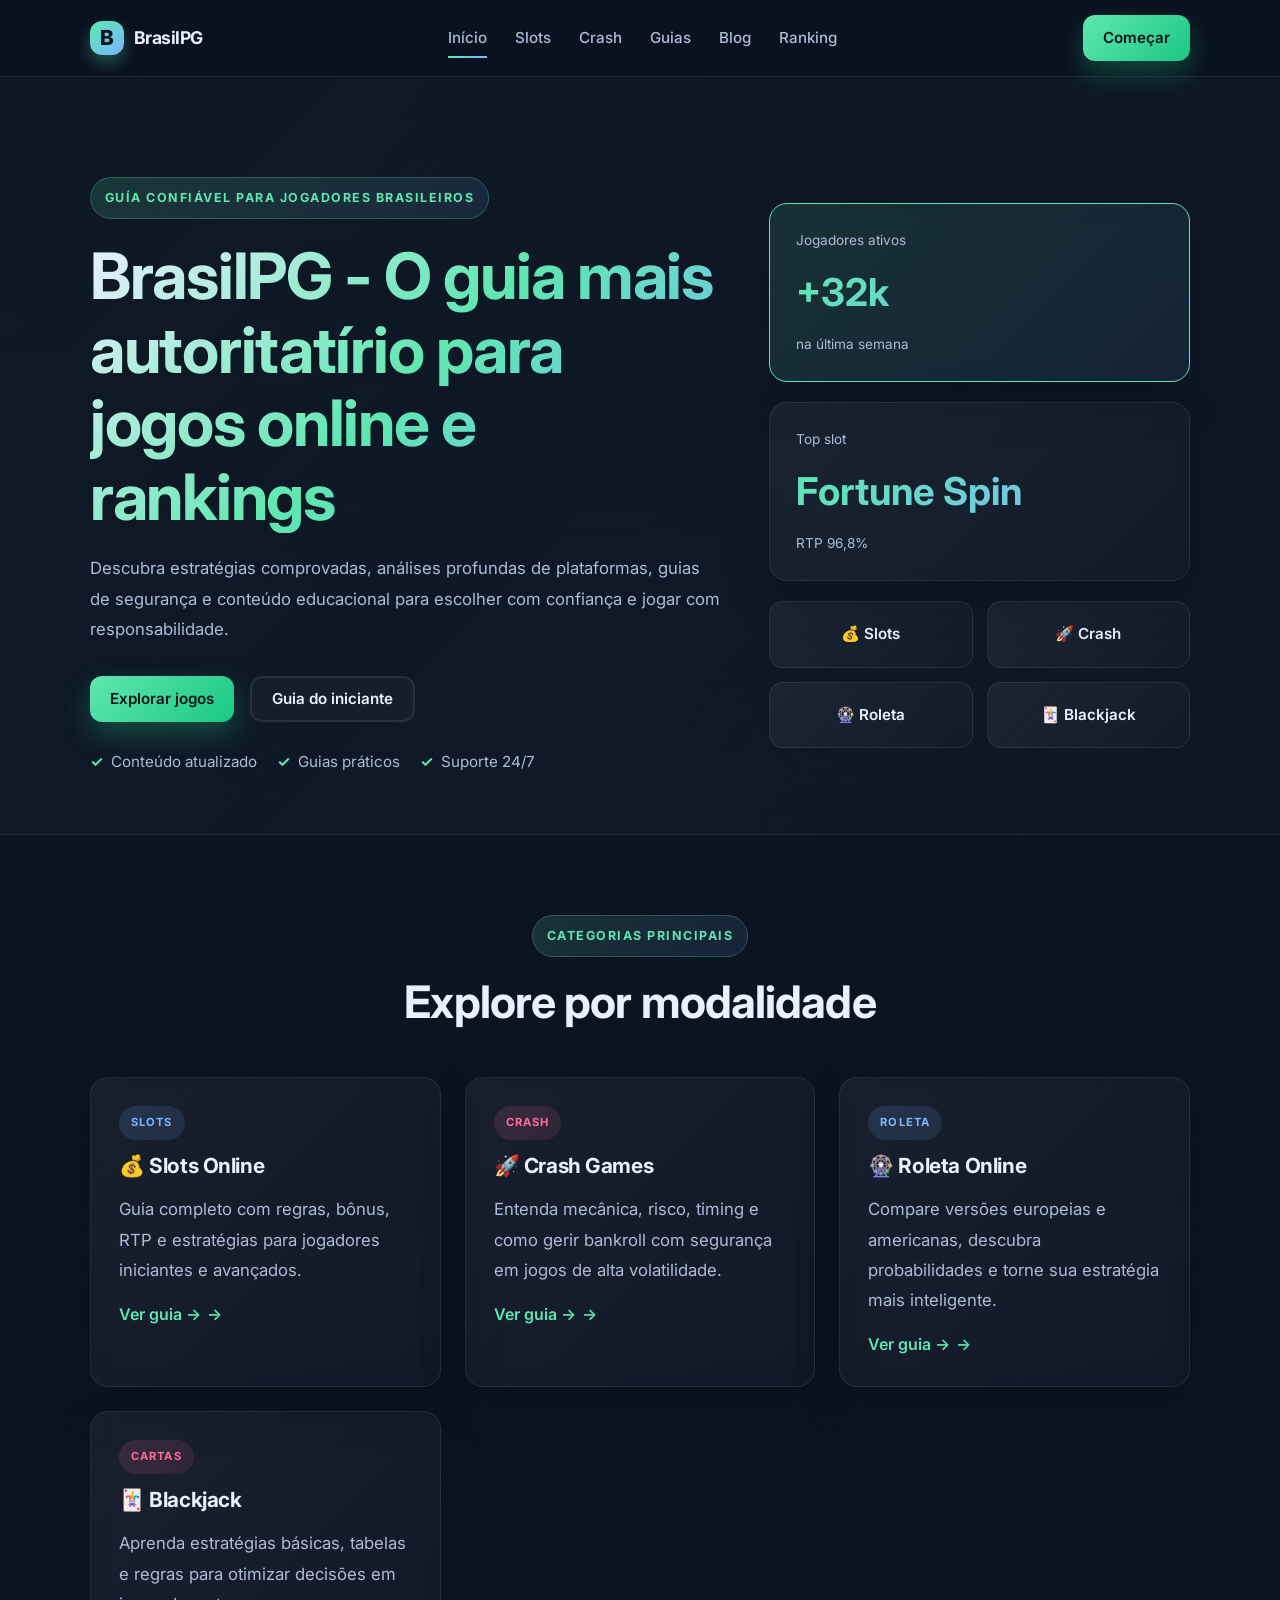
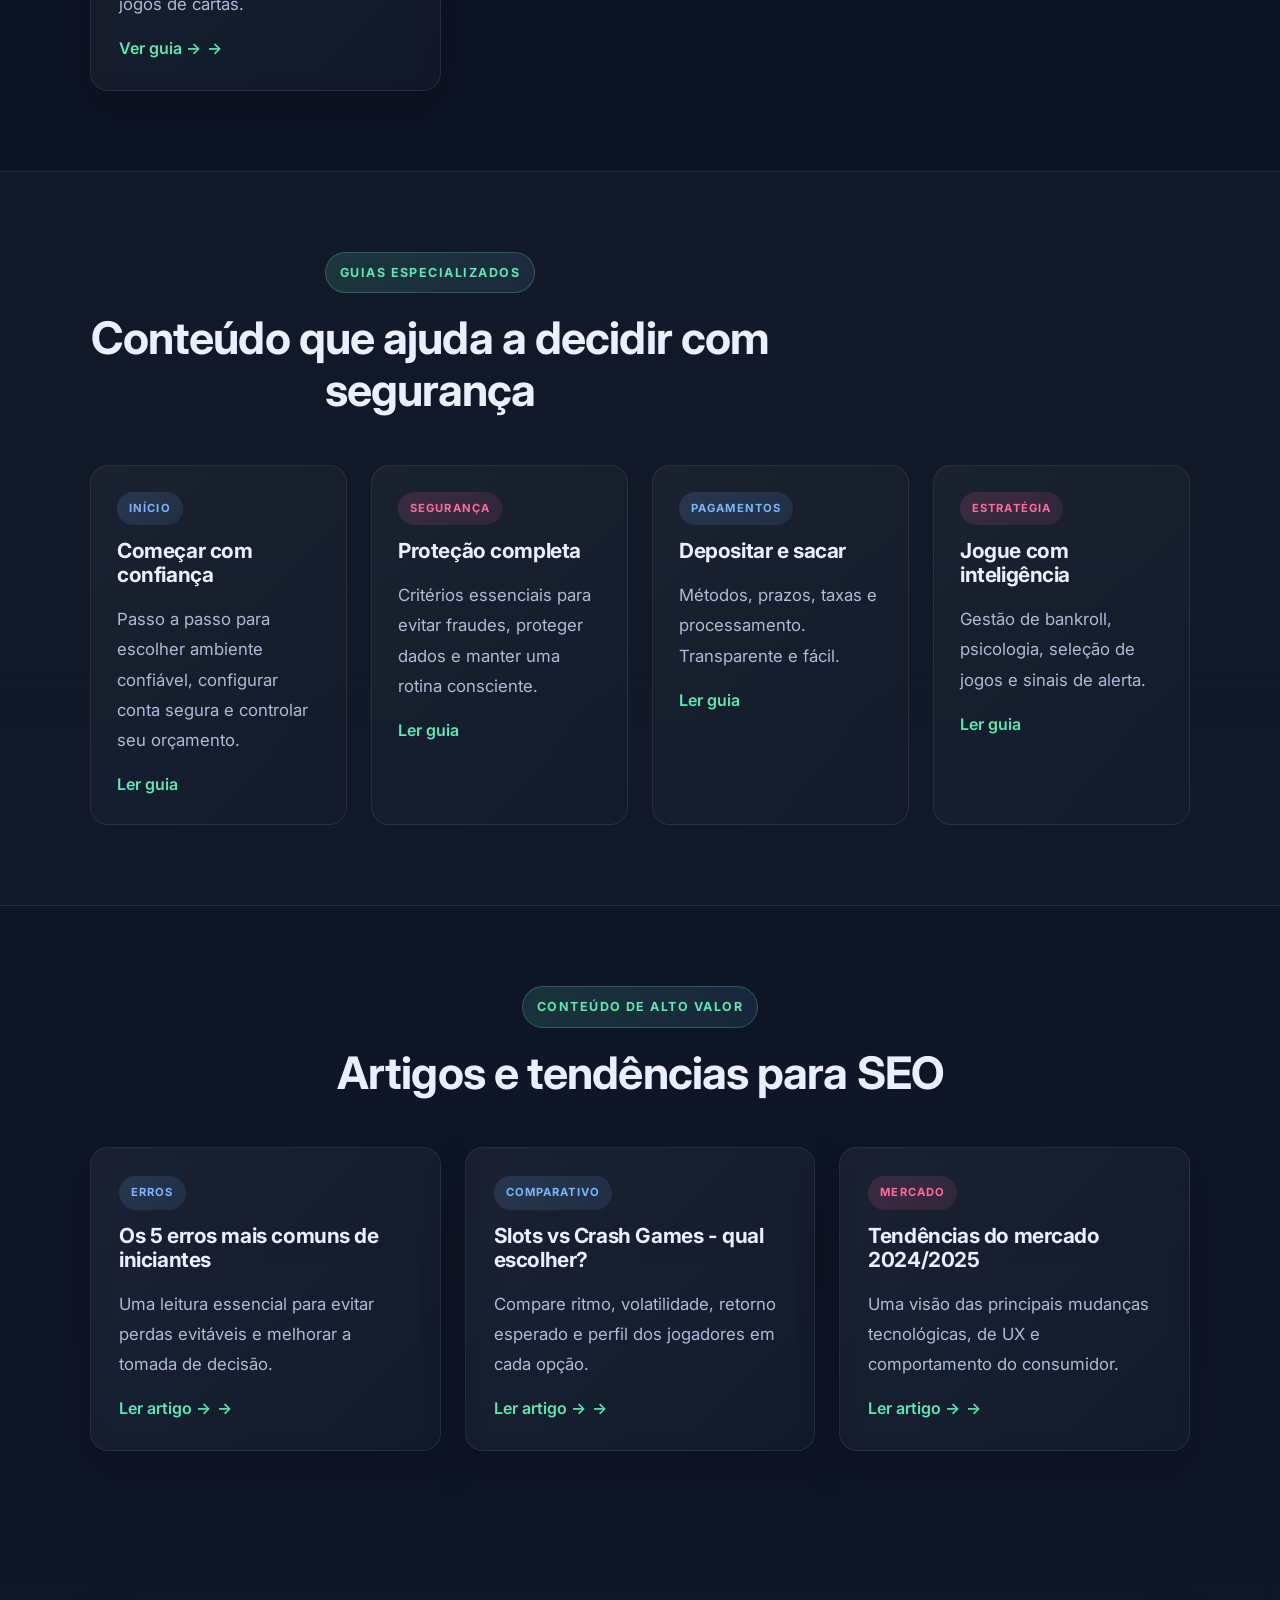
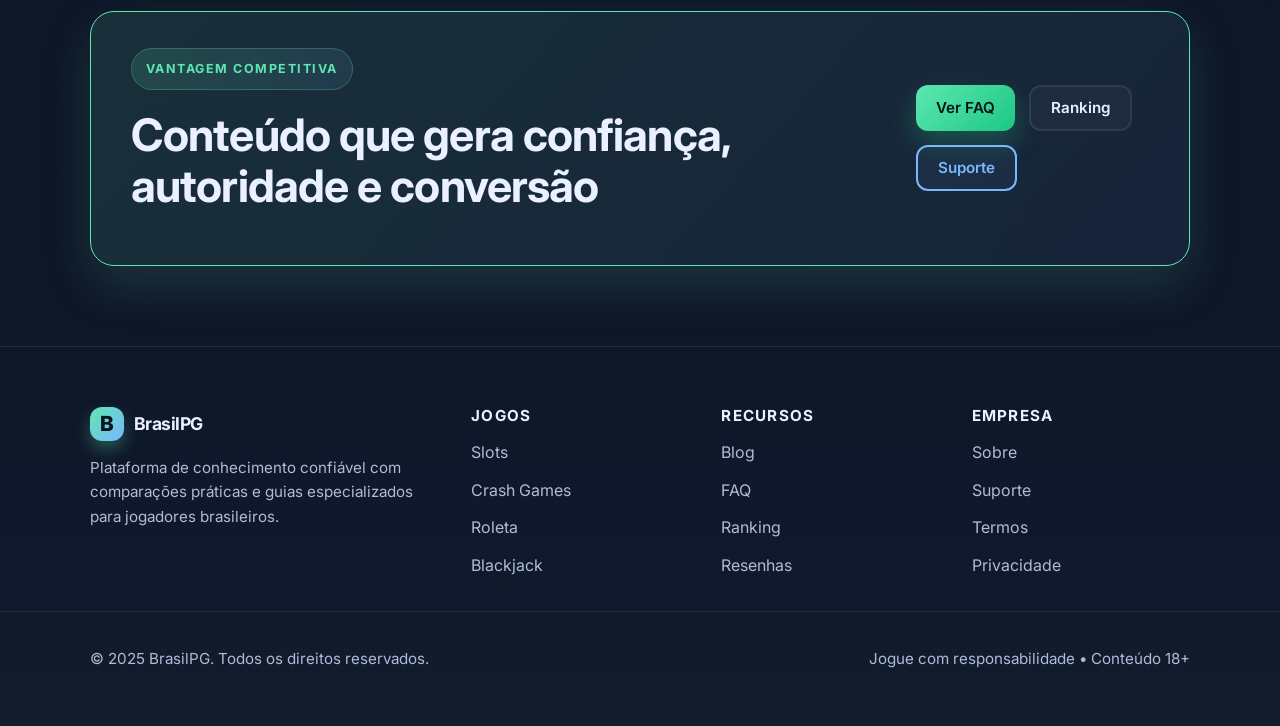
<file: index.html>
<!DOCTYPE html>
<html lang="pt-BR">
  <head>
    <meta charset="UTF-8" />
    <meta name="viewport" content="width=device-width, initial-scale=1.0" />
    <title>BrasilPG | Guia Completo de Jogos, Ranking e Dicas Confiáveis</title>
    <meta name="description" content="Descubra jogos populares, ranking de jogadores, guias de segurança e dicas de estratégia. Conteúdo confiável, atendimento 24/7 e análise de plataformas." />
    <meta name="keywords" content="BrasilPG, jogos online, slots online, crash games, roleta online, blackjack online, guia de segurança" />
    <link rel="preconnect" href="https://fonts.googleapis.com" />
    <link rel="preconnect" href="https://fonts.gstatic.com" crossorigin />
    <link href="https://fonts.googleapis.com/css2?family=Inter:wght@400;500;600;700;800&display=swap" rel="stylesheet" />
    <link rel="stylesheet" href="styles.css" />
    <script type="application/ld+json">
      {
        "@context": "https://schema.org",
        "@type": "Organization",
        "name": "BrasilPG",
        "url": "https://brasilpg.com",
        "logo": "https://brasilpg.com/logo.png",
        "sameAs": [
          "https://www.facebook.com/brasilpg",
          "https://www.instagram.com/brasilpg"
        ],
        "contactPoint": {
          "@type": "ContactPoint",
          "telephone": "+5511999999999",
          "contactType": "customer support",
          "areaServed": "BR",
          "availableLanguage": ["Portuguese"]
        }
      }
    </script>
    <script>
      document.addEventListener('DOMContentLoaded', function() {
        const header = document.querySelector('.site-header');
        window.addEventListener('scroll', function() {
          if (window.scrollY > 50) {
            header.classList.add('scrolled');
          } else {
            header.classList.remove('scrolled');
          }
        });
      });
    </script>
  </head>
  <body>
    <header class="site-header">
      <div class="container nav-wrap">
        <a href="index.html" class="brand" aria-label="BrasilPG home">
          <span class="brand-mark">B</span>
          <span>BrasilPG</span>
        </a>
        <nav class="main-nav" aria-label="Main navigation">
          <a href="index.html" class="active">Início</a>
          <a href="pages/jogos/slots.html">Slots</a>
          <a href="pages/jogos/crash.html">Crash</a>
          <a href="pages/guia/seguranca.html">Guias</a>
          <a href="pages/blog/index.html">Blog</a>
          <a href="pages/ranking.html">Ranking</a>
        </nav>
        <a href="#cta" class="button button-primary">Começar</a>
      </div>
    </header>

    <main>
      <section class="hero">
        <div class="container hero-grid">
          <div>
            <span class="eyebrow">Guía confiável para jogadores brasileiros</span>
            <h1>BrasilPG - O guia mais autoritatírio para jogos online e rankings</h1>
            <p>Descubra estratégias comprovadas, análises profundas de plataformas, guias de segurança e conteúdo educacional para escolher com confiança e jogar com responsabilidade.</p>
            <div class="hero-actions">
              <a href="#categories" class="button button-primary">Explorar jogos</a>
              <a href="pages/guia/iniciantes.html" class="button button-secondary">Guia do iniciante</a>
            </div>
            <ul class="trust-list">
              <li>Conteúdo atualizado</li>
              <li>Guias práticos</li>
              <li>Suporte 24/7</li>
            </ul>
          </div>
          <div class="hero-panel">
            <div class="stat-card highlight">
              <span>Jogadores ativos</span>
              <strong>+32k</strong>
              <small>na última semana</small>
            </div>
            <div class="stat-card">
              <span>Top slot</span>
              <strong>Fortune Spin</strong>
              <small>RTP 96,8%</small>
            </div>
            <div class="mini-grid">
              <div>💰 Slots</div>
              <div>🚀 Crash</div>
              <div>🎡 Roleta</div>
              <div>🃏 Blackjack</div>
            </div>
          </div>
        </div>
      </section>

      <section class="section" id="categories">
        <div class="container">
          <div class="section-header">
            <span class="eyebrow">Categorias principais</span>
            <h2>Explore por modalidade</h2>
          </div>
          <div class="card-grid four-col">
            <article class="info-card">
              <span class="tag">Slots</span>
              <h3>💰 Slots Online</h3>
              <p>Guia completo com regras, bônus, RTP e estratégias para jogadores iniciantes e avançados.</p>
              <a href="pages/jogos/slots.html">Ver guia →</a>
            </article>
            <article class="info-card">
              <span class="tag accent">Crash</span>
              <h3>🚀 Crash Games</h3>
              <p>Entenda mecânica, risco, timing e como gerir bankroll com segurança em jogos de alta volatilidade.</p>
              <a href="pages/jogos/crash.html">Ver guia →</a>
            </article>
            <article class="info-card">
              <span class="tag">Roleta</span>
              <h3>🎡 Roleta Online</h3>
              <p>Compare versões europeias e americanas, descubra probabilidades e torne sua estratégia mais inteligente.</p>
              <a href="pages/jogos/roleta.html">Ver guia →</a>
            </article>
            <article class="info-card">
              <span class="tag accent">Cartas</span>
              <h3>🃏 Blackjack</h3>
              <p>Aprenda estratégias básicas, tabelas e regras para otimizar decisões em jogos de cartas.</p>
              <a href="pages/jogos/cartas.html">Ver guia →</a>
            </article>
          </div>
        </div>
      </section>

      <section class="section alt-bg">
        <div class="container">
          <div class="section-header narrow">
            <span class="eyebrow">Guias especializados</span>
            <h2>Conteúdo que ajuda a decidir com segurança</h2>
          </div>
          <div class="feature-list">
            <article>
              <span class="tag">Início</span>
              <h3>Começar com confiança</h3>
              <p>Passo a passo para escolher ambiente confiável, configurar conta segura e controlar seu orçamento.</p>
              <a href="pages/guia/iniciantes.html">Ler guia</a>
            </article>
            <article>
              <span class="tag accent">Segurança</span>
              <h3>Proteção completa</h3>
              <p>Critérios essenciais para evitar fraudes, proteger dados e manter uma rotina consciente.</p>
              <a href="pages/guia/seguranca.html">Ler guia</a>
            </article>
            <article>
              <span class="tag">Pagamentos</span>
              <h3>Depositar e sacar</h3>
              <p>Métodos, prazos, taxas e processamento. Transparente e fácil.</p>
              <a href="pages/guia/deposito-saque.html">Ler guia</a>
            </article>
            <article>
              <span class="tag accent">Estratégia</span>
              <h3>Jogue com inteligência</h3>
              <p>Gestão de bankroll, psicologia, seleção de jogos e sinais de alerta.</p>
              <a href="pages/guia/estrategia.html">Ler guia</a>
            </article>
          </div>
        </div>
      </section>

      <section class="section">
        <div class="container">
          <div class="section-header">
            <span class="eyebrow">Conteúdo de alto valor</span>
            <h2>Artigos e tendências para SEO</h2>
          </div>
          <div class="card-grid three-col">
            <article class="blog-card">
              <span class="tag">Erros</span>
              <h3>Os 5 erros mais comuns de iniciantes</h3>
              <p>Uma leitura essencial para evitar perdas evitáveis e melhorar a tomada de decisão.</p>
              <a href="pages/blog/artigo-template.html">Ler artigo →</a>
            </article>
            <article class="blog-card">
              <span class="tag">Comparativo</span>
              <h3>Slots vs Crash Games - qual escolher?</h3>
              <p>Compare ritmo, volatilidade, retorno esperado e perfil dos jogadores em cada opção.</p>
              <a href="pages/blog/artigo-template.html">Ler artigo →</a>
            </article>
            <article class="blog-card">
              <span class="tag accent">Mercado</span>
              <h3>Tendências do mercado 2024/2025</h3>
              <p>Uma visão das principais mudanças tecnológicas, de UX e comportamento do consumidor.</p>
              <a href="pages/blog/artigo-template.html">Ler artigo →</a>
            </article>
          </div>
        </div>
      </section>

      <section class="section faq-cta" id="cta">
        <div class="container cta-box">
          <div>
            <span class="eyebrow">Vantagem competitiva</span>
            <h2>Conteúdo que gera confiança, autoridade e conversão</h2>
          </div>
          <div class="cta-actions">
            <a href="pages/faq.html" class="button button-primary">Ver FAQ</a>
            <a href="pages/ranking.html" class="button button-secondary">Ranking</a>
            <a href="pages/suporte.html" class="button button-outline">Suporte</a>
          </div>
        </div>
      </section>
    </main>

    <footer class="site-footer">
      <div class="container footer-grid">
        <div>
          <a href="index.html" class="brand"><span class="brand-mark">B</span><span>BrasilPG</span></a>
          <p>Plataforma de conhecimento confiável com comparações práticas e guias especializados para jogadores brasileiros.</p>
        </div>
        <div>
          <h4>Jogos</h4>
          <ul>
            <li><a href="pages/jogos/slots.html">Slots</a></li>
            <li><a href="pages/jogos/crash.html">Crash Games</a></li>
            <li><a href="pages/jogos/roleta.html">Roleta</a></li>
            <li><a href="pages/jogos/cartas.html">Blackjack</a></li>
          </ul>
        </div>
        <div>
          <h4>Recursos</h4>
          <ul>
            <li><a href="pages/blog/index.html">Blog</a></li>
            <li><a href="pages/faq.html">FAQ</a></li>
            <li><a href="pages/ranking.html">Ranking</a></li>
            <li><a href="pages/reviews.html">Resenhas</a></li>
          </ul>
        </div>
        <div>
          <h4>Empresa</h4>
          <ul>
            <li><a href="pages/sobre.html">Sobre</a></li>
            <li><a href="pages/suporte.html">Suporte</a></li>
            <li><a href="pages/termos.html">Termos</a></li>
            <li><a href="pages/privacidade.html">Privacidade</a></li>
          </ul>
        </div>
      </div>
      <div class="footer-divider"></div>
      <div class="container footer-bottom">
        <p>&copy; 2025 BrasilPG. Todos os direitos reservados.</p>
        <p>Jogue com responsabilidade • Conteúdo 18+</p>
      </div>
    </footer>
  </body>
</html>
</file>
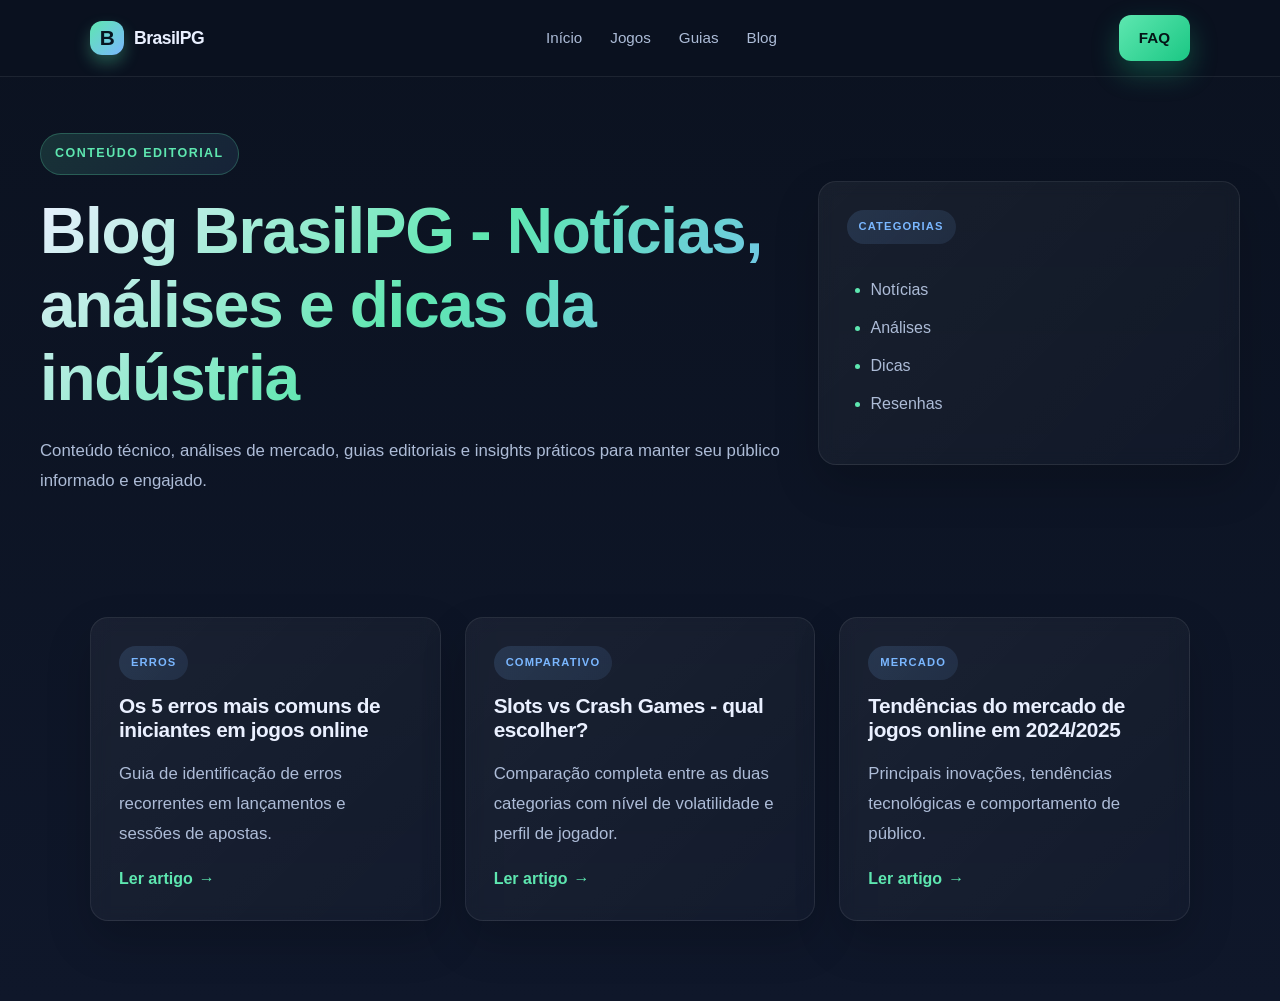
<file: pages/blog/index.html>
<!DOCTYPE html>
<html lang="pt-BR">
  <head>
    <meta charset="UTF-8" />
    <meta name="viewport" content="width=device-width, initial-scale=1.0" />
    <title>Blog BrasilPG - Notícias, Análises e Dicas da Indústria</title>
    <meta name="description" content="Explore notícias, análises e dicas da indústria de jogos online no blog BrasilPG." />
    <link rel="stylesheet" href="../../styles.css" />
  </head>
  <body>
    <header class="site-header">
      <div class="container nav-wrap">
        <a href="../../index.html" class="brand"><span class="brand-mark">B</span><span>BrasilPG</span></a>
        <nav class="main-nav" aria-label="Main navigation">
          <a href="../../index.html">Início</a>
          <a href="../jogos/slots.html">Jogos</a>
          <a href="../guia/seguranca.html">Guias</a>
          <a href="index.html">Blog</a>
        </nav>
        <a href="../../pages/faq.html" class="button button-primary">FAQ</a>
      </div>
    </header>

    <main>
      <section class="page-hero">
        <div class="container page-intro">
          <div>
            <span class="eyebrow">Conteúdo editorial</span>
            <h1>Blog BrasilPG - Notícias, análises e dicas da indústria</h1>
            <p>Conteúdo técnico, análises de mercado, guias editoriais e insights práticos para manter seu público informado e engajado.</p>
          </div>
          <div class="info-card">
            <span class="tag">Categorias</span>
            <ul class="check-list">
              <li>Notícias</li>
              <li>Análises</li>
              <li>Dicas</li>
              <li>Resenhas</li>
            </ul>
          </div>
        </div>
      </section>

      <section class="section">
        <div class="container">
          <div class="card-grid three-col">
            <article class="blog-card">
              <span class="tag">Erros</span>
              <h3>Os 5 erros mais comuns de iniciantes em jogos online</h3>
              <p>Guia de identificação de erros recorrentes em lançamentos e sessões de apostas.</p>
              <a href="artigo-template.html">Ler artigo</a>
            </article>
            <article class="blog-card">
              <span class="tag">Comparativo</span>
              <h3>Slots vs Crash Games - qual escolher?</h3>
              <p>Comparação completa entre as duas categorias com nível de volatilidade e perfil de jogador.</p>
              <a href="artigo-template.html">Ler artigo</a>
            </article>
            <article class="blog-card">
              <span class="tag">Mercado</span>
              <h3>Tendências do mercado de jogos online em 2024/2025</h3>
              <p>Principais inovações, tendências tecnológicas e comportamento de público.</p>
              <a href="artigo-template.html">Ler artigo</a>
            </article>
          </div>
        </div>
      </section>
    </main>
  </body>
</html>
</file>
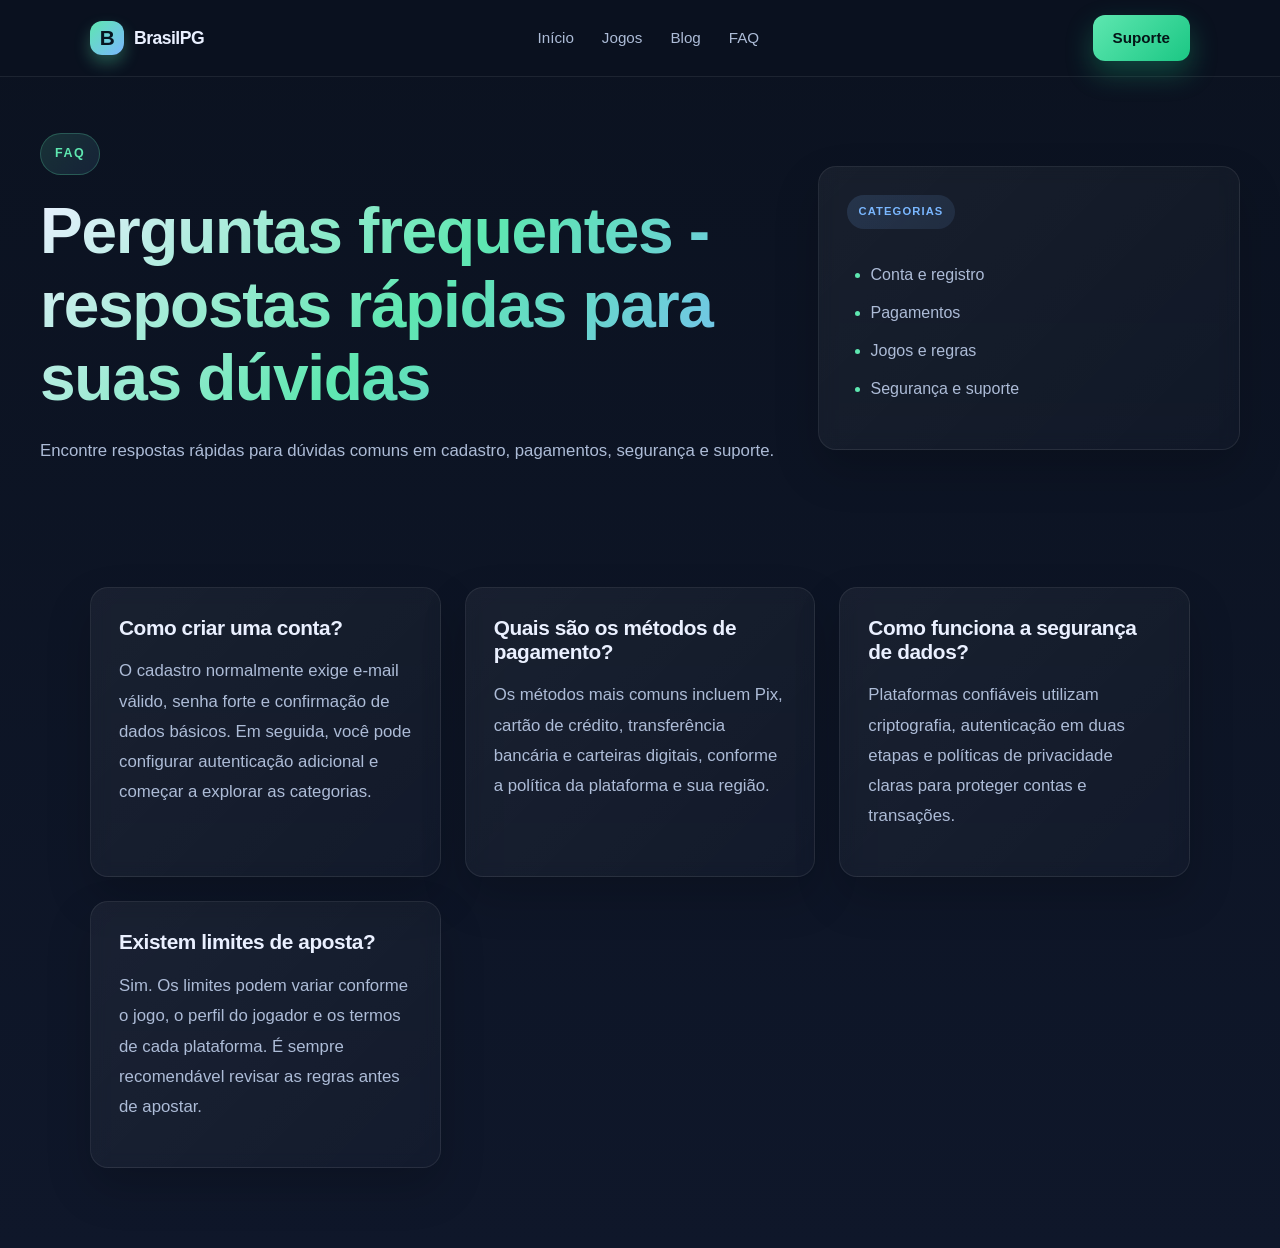
<file: pages/faq.html>
<!DOCTYPE html>
<html lang="pt-BR">
  <head>
    <meta charset="UTF-8" />
    <meta name="viewport" content="width=device-width, initial-scale=1.0" />
    <title>Perguntas Frequentes - BrasilPG</title>
    <meta name="description" content="Perguntas frequentes sobre cadastro, pagamentos, segurança, suporte e regras do BrasilPG." />
    <link rel="stylesheet" href="../styles.css" />
  </head>
  <body>
    <header class="site-header">
      <div class="container nav-wrap">
        <a href="../index.html" class="brand"><span class="brand-mark">B</span><span>BrasilPG</span></a>
        <nav class="main-nav" aria-label="Main navigation">
          <a href="../index.html">Início</a>
          <a href="jogos/slots.html">Jogos</a>
          <a href="blog/index.html">Blog</a>
          <a href="faq.html">FAQ</a>
        </nav>
        <a href="suporte.html" class="button button-primary">Suporte</a>
      </div>
    </header>

    <main>
      <section class="page-hero">
        <div class="container page-intro">
          <div>
            <span class="eyebrow">FAQ</span>
            <h1>Perguntas frequentes - respostas rápidas para suas dúvidas</h1>
            <p>Encontre respostas rápidas para dúvidas comuns em cadastro, pagamentos, segurança e suporte.</p>
          </div>
          <div class="info-card">
            <span class="tag">Categorias</span>
            <ul class="check-list">
              <li>Conta e registro</li>
              <li>Pagamentos</li>
              <li>Jogos e regras</li>
              <li>Segurança e suporte</li>
            </ul>
          </div>
        </div>
      </section>

      <section class="section">
        <div class="container faq-grid">
          <article class="faq-item">
            <h3>Como criar uma conta?</h3>
            <p>O cadastro normalmente exige e-mail válido, senha forte e confirmação de dados básicos. Em seguida, você pode configurar autenticação adicional e começar a explorar as categorias.</p>
          </article>
          <article class="faq-item">
            <h3>Quais são os métodos de pagamento?</h3>
            <p>Os métodos mais comuns incluem Pix, cartão de crédito, transferência bancária e carteiras digitais, conforme a política da plataforma e sua região.</p>
          </article>
          <article class="faq-item">
            <h3>Como funciona a segurança de dados?</h3>
            <p>Plataformas confiáveis utilizam criptografia, autenticação em duas etapas e políticas de privacidade claras para proteger contas e transações.</p>
          </article>
          <article class="faq-item">
            <h3>Existem limites de aposta?</h3>
            <p>Sim. Os limites podem variar conforme o jogo, o perfil do jogador e os termos de cada plataforma. É sempre recomendável revisar as regras antes de apostar.</p>
          </article>
        </div>
      </section>
    </main>
  </body>
</html>
</file>
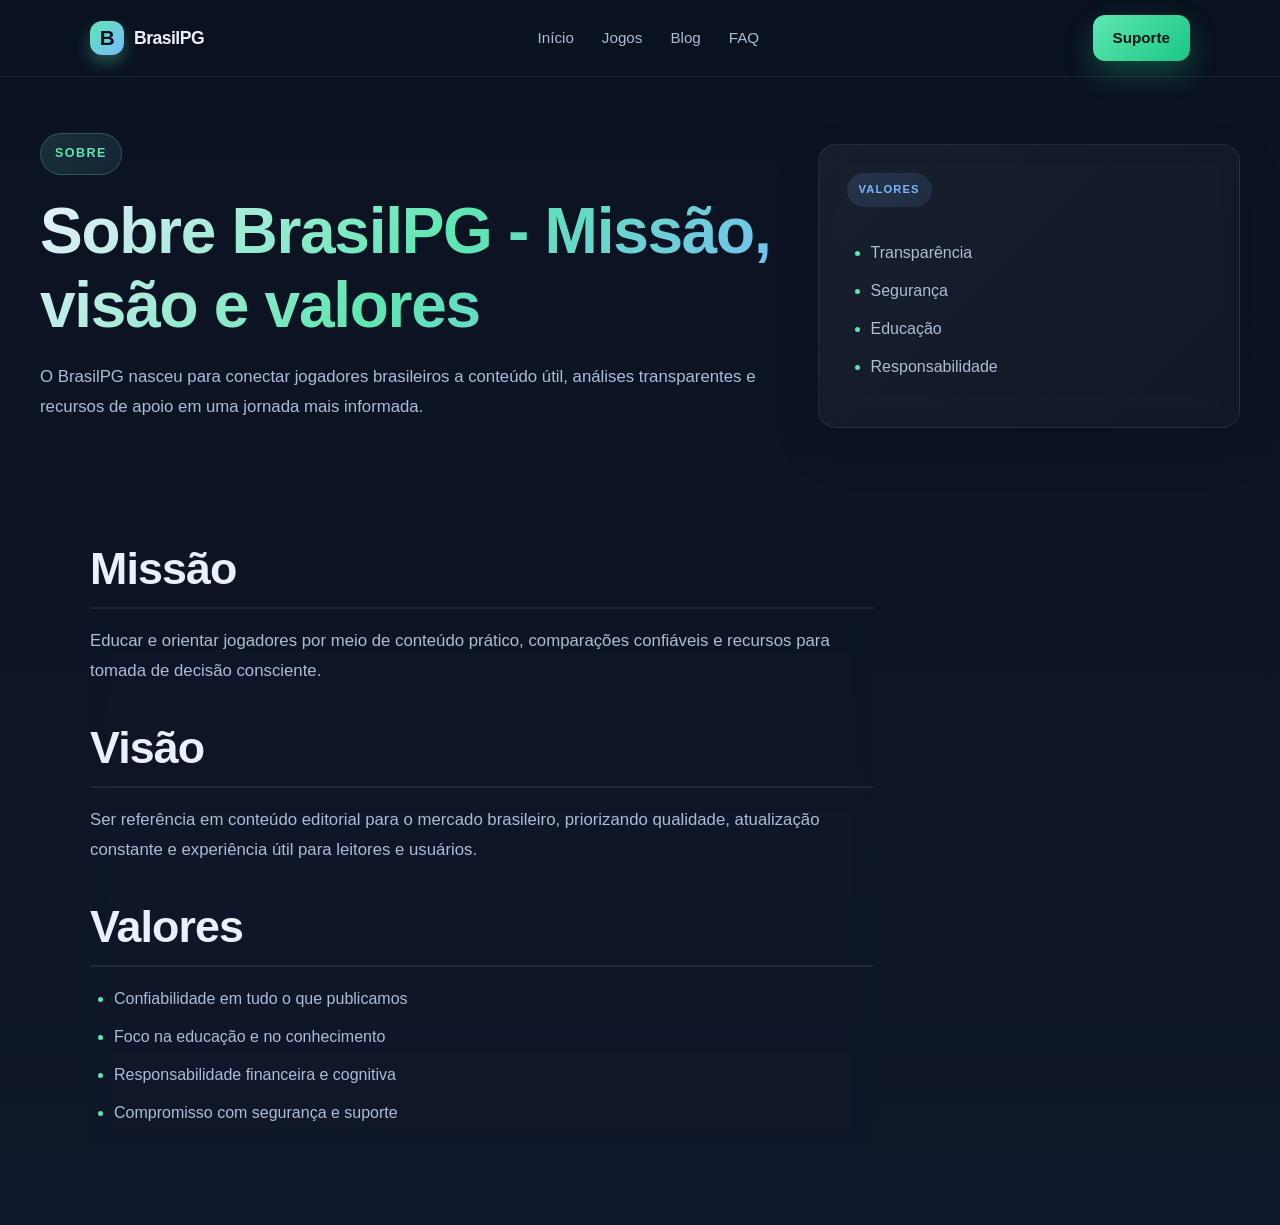
<file: pages/sobre.html>
<!DOCTYPE html>
<html lang="pt-BR">
  <head>
    <meta charset="UTF-8" />
    <meta name="viewport" content="width=device-width, initial-scale=1.0" />
    <title>Sobre BrasilPG - Missão, Visão e Valores</title>
    <meta name="description" content="Conheça a missão, visão, valores e compromisso do BrasilPG com conteúdo confiável, segurança e experiência do usuário." />
    <link rel="stylesheet" href="../styles.css" />
  </head>
  <body>
    <header class="site-header">
      <div class="container nav-wrap">
        <a href="../index.html" class="brand"><span class="brand-mark">B</span><span>BrasilPG</span></a>
        <nav class="main-nav" aria-label="Main navigation">
          <a href="../index.html">Início</a>
          <a href="jogos/slots.html">Jogos</a>
          <a href="blog/index.html">Blog</a>
          <a href="faq.html">FAQ</a>
        </nav>
        <a href="suporte.html" class="button button-primary">Suporte</a>
      </div>
    </header>

    <main>
      <section class="page-hero">
        <div class="container page-intro">
          <div>
            <span class="eyebrow">Sobre</span>
            <h1>Sobre BrasilPG - Missão, visão e valores</h1>
            <p>O BrasilPG nasceu para conectar jogadores brasileiros a conteúdo útil, análises transparentes e recursos de apoio em uma jornada mais informada.</p>
          </div>
          <div class="info-card">
            <span class="tag">Valores</span>
            <ul class="check-list">
              <li>Transparência</li>
              <li>Segurança</li>
              <li>Educação</li>
              <li>Responsabilidade</li>
            </ul>
          </div>
        </div>
      </section>

      <section class="section">
        <div class="container article-layout">
          <article class="article-shell article-body">
            <h2>Missão</h2>
            <p>Educar e orientar jogadores por meio de conteúdo prático, comparações confiáveis e recursos para tomada de decisão consciente.</p>

            <h2>Visão</h2>
            <p>Ser referência em conteúdo editorial para o mercado brasileiro, priorizando qualidade, atualização constante e experiência útil para leitores e usuários.</p>

            <h2>Valores</h2>
            <ul class="check-list">
              <li>Confiabilidade em tudo o que publicamos</li>
              <li>Foco na educação e no conhecimento</li>
              <li>Responsabilidade financeira e cognitiva</li>
              <li>Compromisso com segurança e suporte</li>
            </ul>
          </article>
        </div>
      </section>
    </main>
  </body>
</html>
</file>
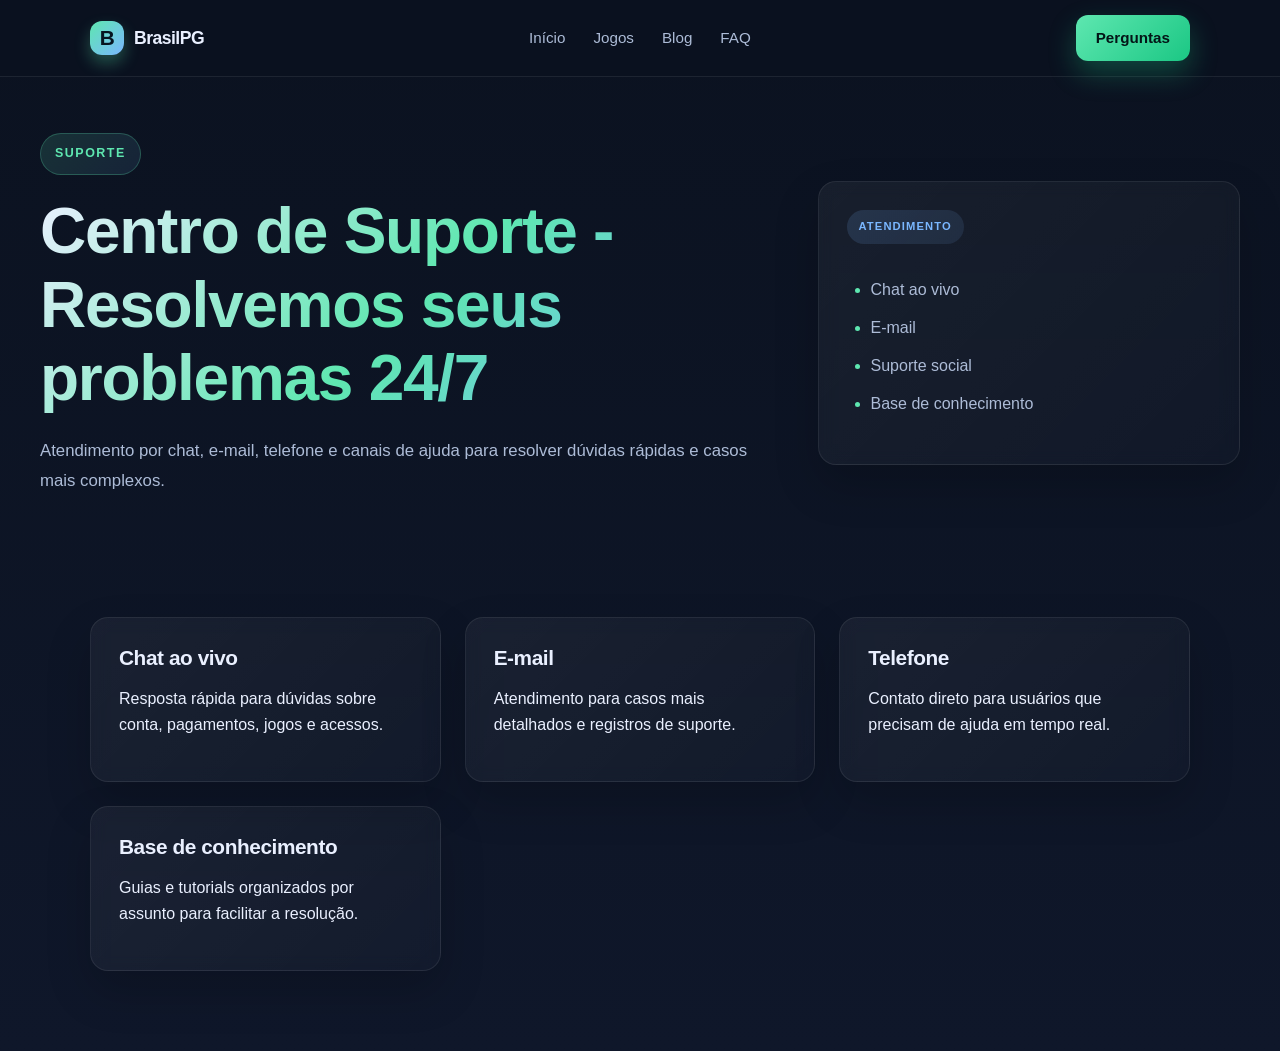
<file: pages/suporte.html>
<!DOCTYPE html>
<html lang="pt-BR">
  <head>
    <meta charset="UTF-8" />
    <meta name="viewport" content="width=device-width, initial-scale=1.0" />
    <title>Centro de Suporte - BrasilPG</title>
    <meta name="description" content="Central de suporte BrasilPG com canais de atendimento, resposta rápida e informações úteis para usuários." />
    <link rel="stylesheet" href="../styles.css" />
  </head>
  <body>
    <header class="site-header">
      <div class="container nav-wrap">
        <a href="../index.html" class="brand"><span class="brand-mark">B</span><span>BrasilPG</span></a>
        <nav class="main-nav" aria-label="Main navigation">
          <a href="../index.html">Início</a>
          <a href="jogos/slots.html">Jogos</a>
          <a href="blog/index.html">Blog</a>
          <a href="faq.html">FAQ</a>
        </nav>
        <a href="faq.html" class="button button-primary">Perguntas</a>
      </div>
    </header>

    <main>
      <section class="page-hero">
        <div class="container page-intro">
          <div>
            <span class="eyebrow">Suporte</span>
            <h1>Centro de Suporte - Resolvemos seus problemas 24/7</h1>
            <p>Atendimento por chat, e-mail, telefone e canais de ajuda para resolver dúvidas rápidas e casos mais complexos.</p>
          </div>
          <div class="info-card">
            <span class="tag">Atendimento</span>
            <ul class="check-list">
              <li>Chat ao vivo</li>
              <li>E-mail</li>
              <li>Suporte social</li>
              <li>Base de conhecimento</li>
            </ul>
          </div>
        </div>
      </section>

      <section class="section">
        <div class="container support-grid">
          <article class="support-card">
            <h3>Chat ao vivo</h3>
            <p>Resposta rápida para dúvidas sobre conta, pagamentos, jogos e acessos.</p>
          </article>
          <article class="support-card">
            <h3>E-mail</h3>
            <p>Atendimento para casos mais detalhados e registros de suporte.</p>
          </article>
          <article class="support-card">
            <h3>Telefone</h3>
            <p>Contato direto para usuários que precisam de ajuda em tempo real.</p>
          </article>
          <article class="support-card">
            <h3>Base de conhecimento</h3>
            <p>Guias e tutorials organizados por assunto para facilitar a resolução.</p>
          </article>
        </div>
      </section>
    </main>
  </body>
</html>
</file>
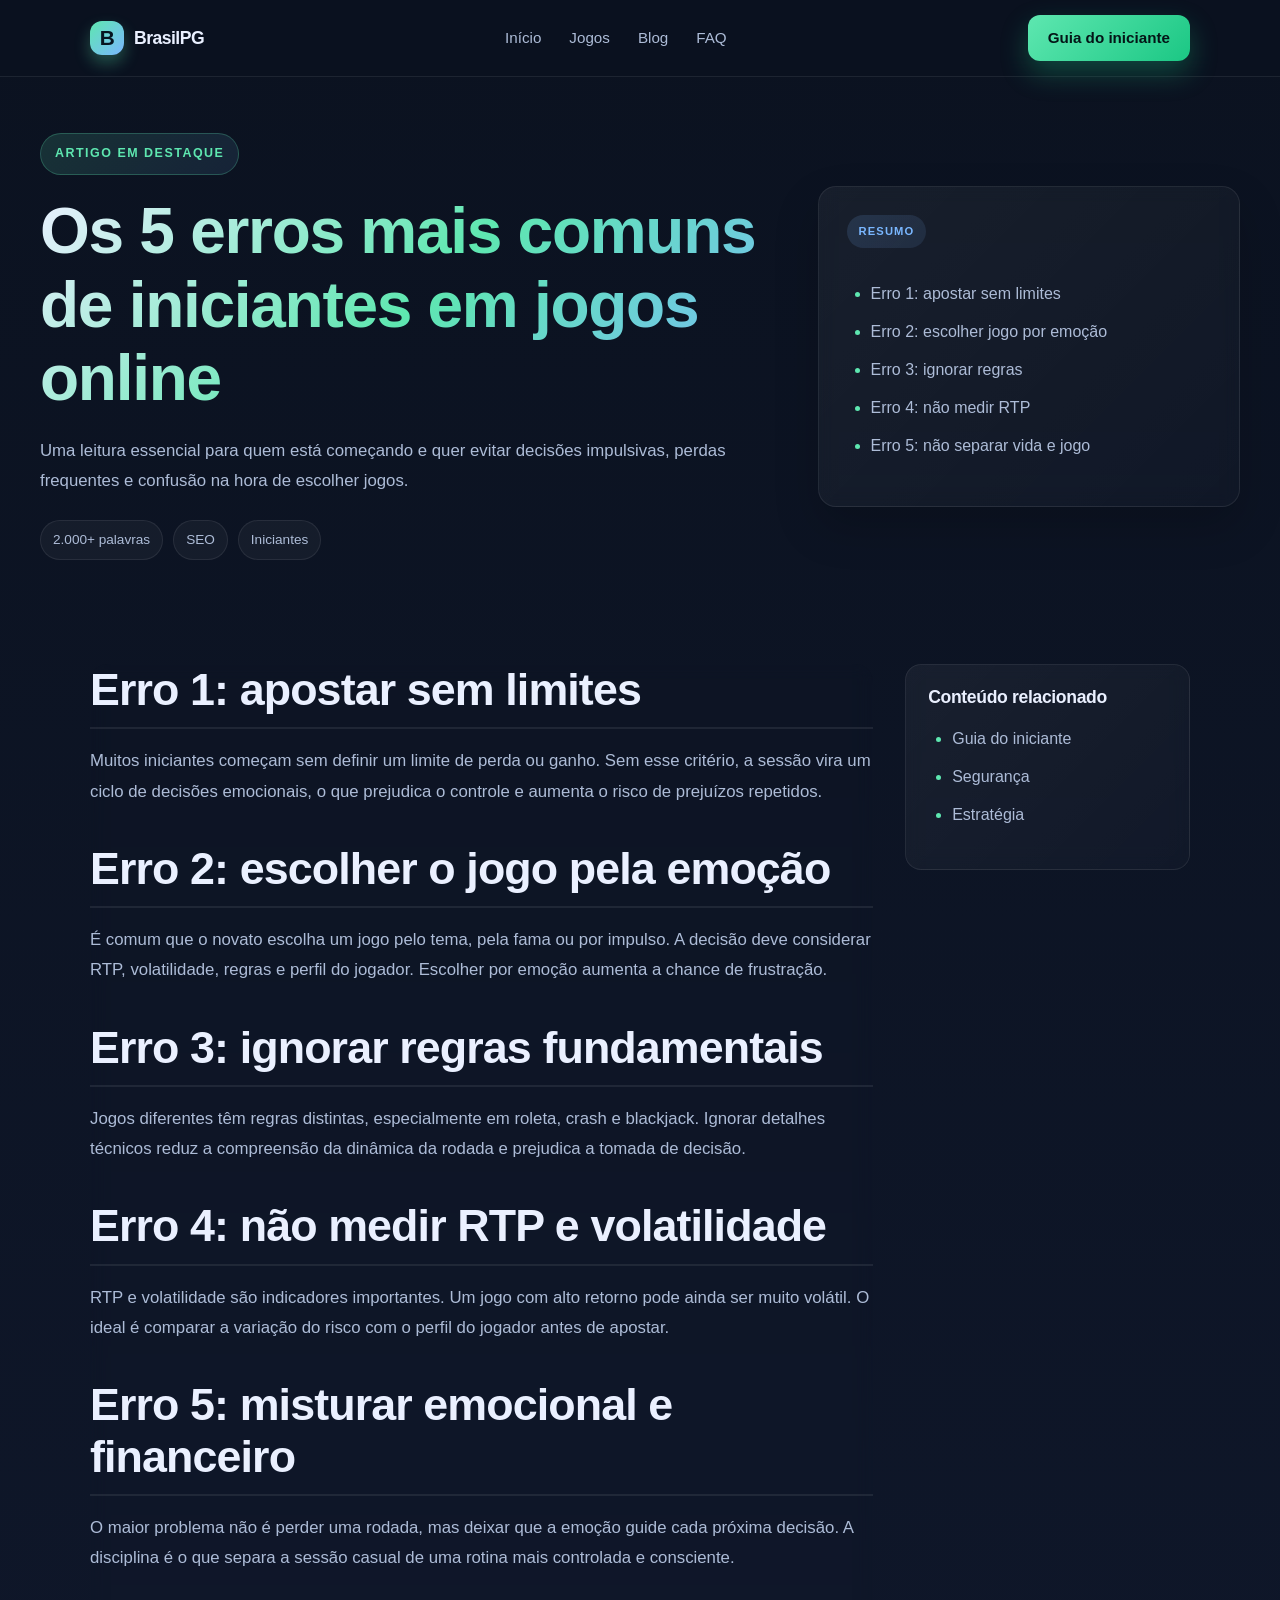
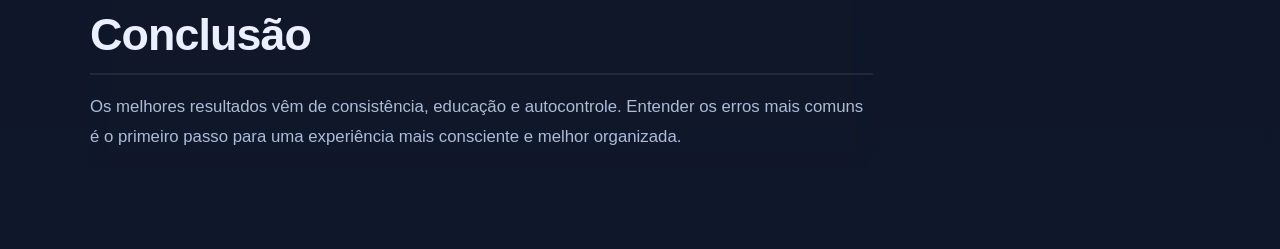
<file: pages/blog/artigo-template.html>
<!DOCTYPE html>
<html lang="pt-BR">
  <head>
    <meta charset="UTF-8" />
    <meta name="viewport" content="width=device-width, initial-scale=1.0" />
    <title>Os 5 Erros Mais Comuns de Iniciantes em Jogos Online</title>
    <meta name="description" content="Descubra os 5 erros mais comuns de iniciantes em jogos online e como evitar prejuízos com um guia prático e bem estruturado." />
    <link rel="stylesheet" href="../../styles.css" />
    <script type="application/ld+json">
      {
        "@context": "https://schema.org",
        "@type": "Article",
        "headline": "Os 5 Erros Mais Comuns de Iniciantes em Jogos Online",
        "author": { "@type": "Organization", "name": "BrasilPG" },
        "publisher": { "@type": "Organization", "name": "BrasilPG" },
        "mainEntityOfPage": "https://brasilpg.com/blog/erros-iniciantes",
        "datePublished": "2025-01-01",
        "dateModified": "2025-01-01"
      }
    </script>
  </head>
  <body>
    <header class="site-header">
      <div class="container nav-wrap">
        <a href="../../index.html" class="brand"><span class="brand-mark">B</span><span>BrasilPG</span></a>
        <nav class="main-nav" aria-label="Main navigation">
          <a href="../../index.html">Início</a>
          <a href="../jogos/slots.html">Jogos</a>
          <a href="index.html">Blog</a>
          <a href="../faq.html">FAQ</a>
        </nav>
        <a href="../../pages/guia/iniciantes.html" class="button button-primary">Guia do iniciante</a>
      </div>
    </header>

    <main>
      <section class="page-hero">
        <div class="container page-intro">
          <div>
            <span class="eyebrow">Artigo em destaque</span>
            <h1>Os 5 erros mais comuns de iniciantes em jogos online</h1>
            <p>Uma leitura essencial para quem está começando e quer evitar decisões impulsivas, perdas frequentes e confusão na hora de escolher jogos.</p>
            <div class="page-meta">
              <span>2.000+ palavras</span>
              <span>SEO</span>
              <span>Iniciantes</span>
            </div>
          </div>
          <div class="info-card">
            <span class="tag">Resumo</span>
            <ul class="check-list">
              <li>Erro 1: apostar sem limites</li>
              <li>Erro 2: escolher jogo por emoção</li>
              <li>Erro 3: ignorar regras</li>
              <li>Erro 4: não medir RTP</li>
              <li>Erro 5: não separar vida e jogo</li>
            </ul>
          </div>
        </div>
      </section>

      <section class="section">
        <div class="container article-layout">
          <article class="article-shell article-body">
            <h2>Erro 1: apostar sem limites</h2>
            <p>Muitos iniciantes começam sem definir um limite de perda ou ganho. Sem esse critério, a sessão vira um ciclo de decisões emocionais, o que prejudica o controle e aumenta o risco de prejuízos repetidos.</p>

            <h2>Erro 2: escolher o jogo pela emoção</h2>
            <p>É comum que o novato escolha um jogo pelo tema, pela fama ou por impulso. A decisão deve considerar RTP, volatilidade, regras e perfil do jogador. Escolher por emoção aumenta a chance de frustração.</p>

            <h2>Erro 3: ignorar regras fundamentais</h2>
            <p>Jogos diferentes têm regras distintas, especialmente em roleta, crash e blackjack. Ignorar detalhes técnicos reduz a compreensão da dinâmica da rodada e prejudica a tomada de decisão.</p>

            <h2>Erro 4: não medir RTP e volatilidade</h2>
            <p>RTP e volatilidade são indicadores importantes. Um jogo com alto retorno pode ainda ser muito volátil. O ideal é comparar a variação do risco com o perfil do jogador antes de apostar.</p>

            <h2>Erro 5: misturar emocional e financeiro</h2>
            <p>O maior problema não é perder uma rodada, mas deixar que a emoção guide cada próxima decisão. A disciplina é o que separa a sessão casual de uma rotina mais controlada e consciente.</p>

            <h2>Conclusão</h2>
            <p>Os melhores resultados vêm de consistência, educação e autocontrole. Entender os erros mais comuns é o primeiro passo para uma experiência mais consciente e melhor organizada.</p>
          </article>

          <aside>
            <div class="aside-box">
              <h3>Conteúdo relacionado</h3>
              <ul class="check-list">
                <li><a href="../guia/iniciantes.html">Guia do iniciante</a></li>
                <li><a href="../guia/seguranca.html">Segurança</a></li>
                <li><a href="../guia/estrategia.html">Estratégia</a></li>
              </ul>
            </div>
          </aside>
        </div>
      </section>
    </main>
  </body>
</html>
</file>
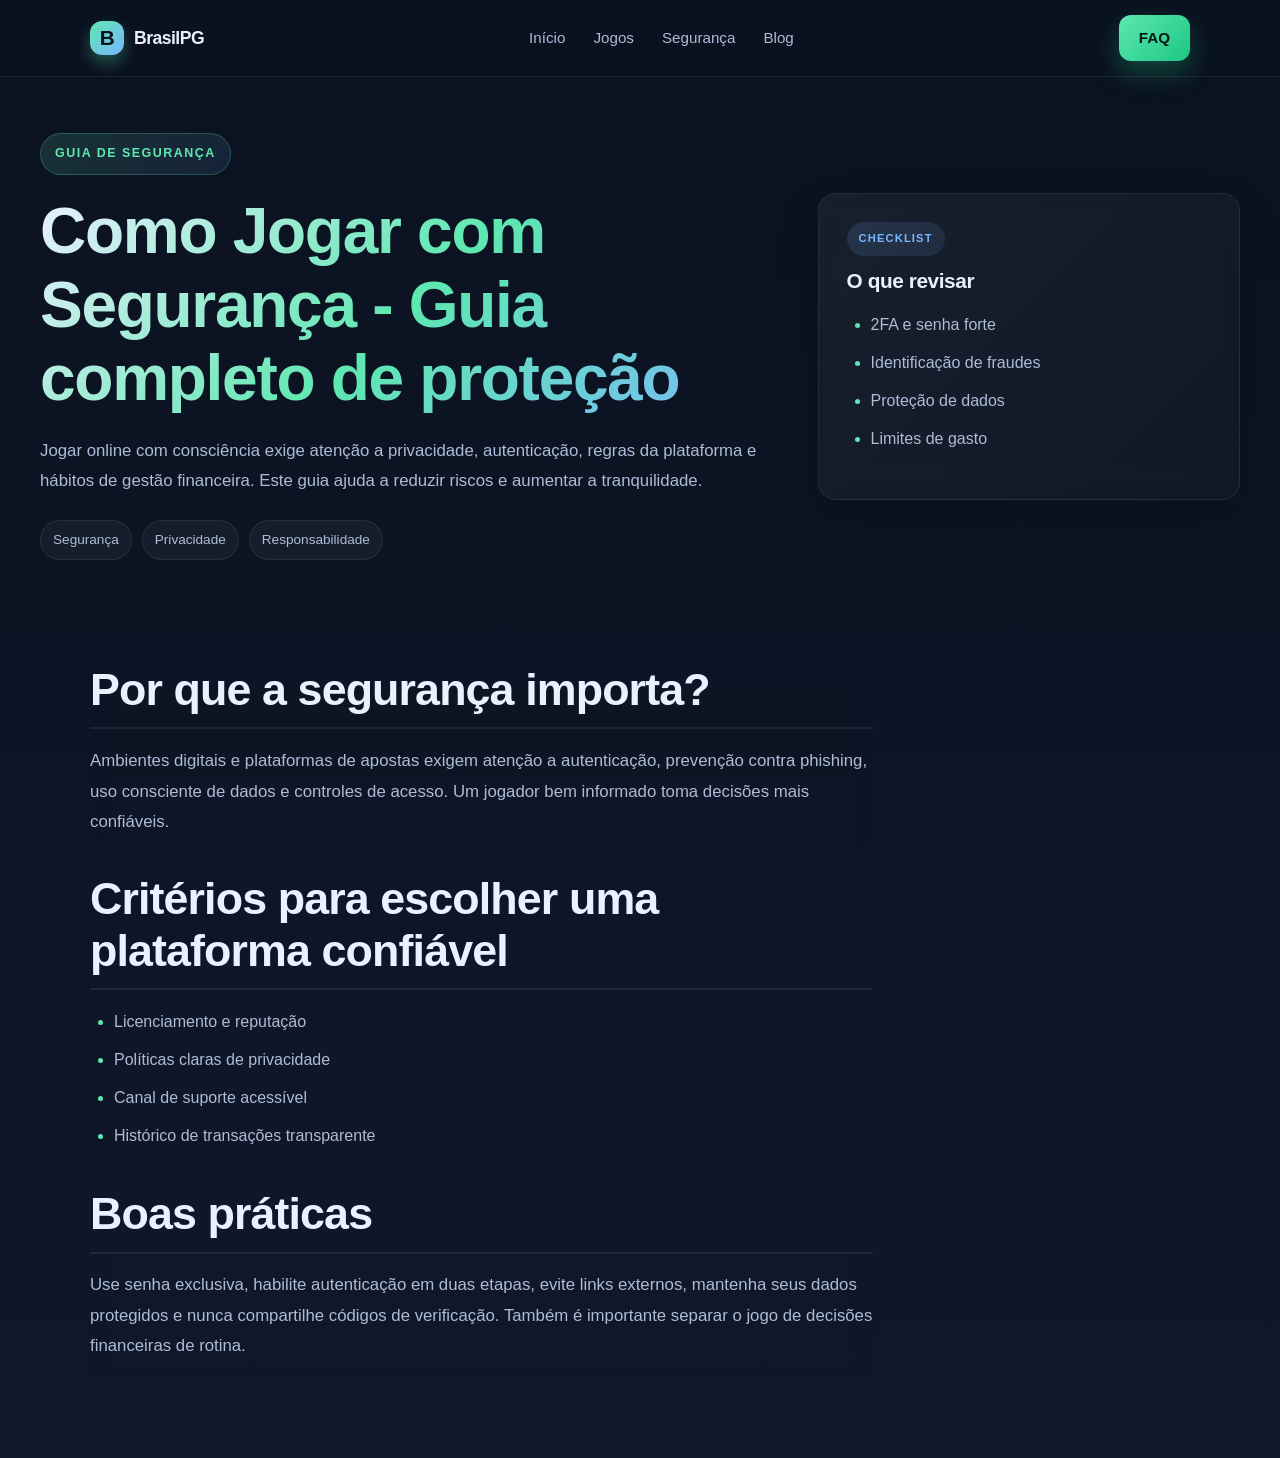
<file: pages/guia/seguranca.html>
<!DOCTYPE html>
<html lang="pt-BR">
  <head>
    <meta charset="UTF-8" />
    <meta name="viewport" content="width=device-width, initial-scale=1.0" />
    <title>Como Jogar com Segurança - Guia Completo de Proteção</title>
    <meta name="description" content="Guia completo de segurança para jogar online com responsabilidade: proteção de conta, identificação de fraudes, autenticação, privacidade e gestão de risco." />
    <link rel="stylesheet" href="../../styles.css" />
  </head>
  <body>
    <header class="site-header">
      <div class="container nav-wrap">
        <a href="../../index.html" class="brand"><span class="brand-mark">B</span><span>BrasilPG</span></a>
        <nav class="main-nav" aria-label="Main navigation">
          <a href="../../index.html">Início</a>
          <a href="../jogos/slots.html">Jogos</a>
          <a href="../guia/seguranca.html">Segurança</a>
          <a href="../blog/index.html">Blog</a>
        </nav>
        <a href="../../pages/faq.html" class="button button-primary">FAQ</a>
      </div>
    </header>

    <main>
      <section class="page-hero">
        <div class="container page-intro">
          <div>
            <span class="eyebrow">Guia de segurança</span>
            <h1>Como Jogar com Segurança - Guia completo de proteção</h1>
            <p>Jogar online com consciência exige atenção a privacidade, autenticação, regras da plataforma e hábitos de gestão financeira. Este guia ajuda a reduzir riscos e aumentar a tranquilidade.</p>
            <div class="page-meta">
              <span>Segurança</span>
              <span>Privacidade</span>
              <span>Responsabilidade</span>
            </div>
          </div>
          <div class="info-card">
            <span class="tag">Checklist</span>
            <h3>O que revisar</h3>
            <ul class="check-list">
              <li>2FA e senha forte</li>
              <li>Identificação de fraudes</li>
              <li>Proteção de dados</li>
              <li>Limites de gasto</li>
            </ul>
          </div>
        </div>
      </section>

      <section class="section">
        <div class="container article-layout">
          <article class="article-shell article-body">
            <h2>Por que a segurança importa?</h2>
            <p>Ambientes digitais e plataformas de apostas exigem atenção a autenticação, prevenção contra phishing, uso consciente de dados e controles de acesso. Um jogador bem informado toma decisões mais confiáveis.</p>

            <h2>Critérios para escolher uma plataforma confiável</h2>
            <ul class="check-list">
              <li>Licenciamento e reputação</li>
              <li>Políticas claras de privacidade</li>
              <li>Canal de suporte acessível</li>
              <li>Histórico de transações transparente</li>
            </ul>

            <h2>Boas práticas</h2>
            <p>Use senha exclusiva, habilite autenticação em duas etapas, evite links externos, mantenha seus dados protegidos e nunca compartilhe códigos de verificação. Também é importante separar o jogo de decisões financeiras de rotina.</p>
          </article>
        </div>
      </section>
    </main>
  </body>
</html>
</file>
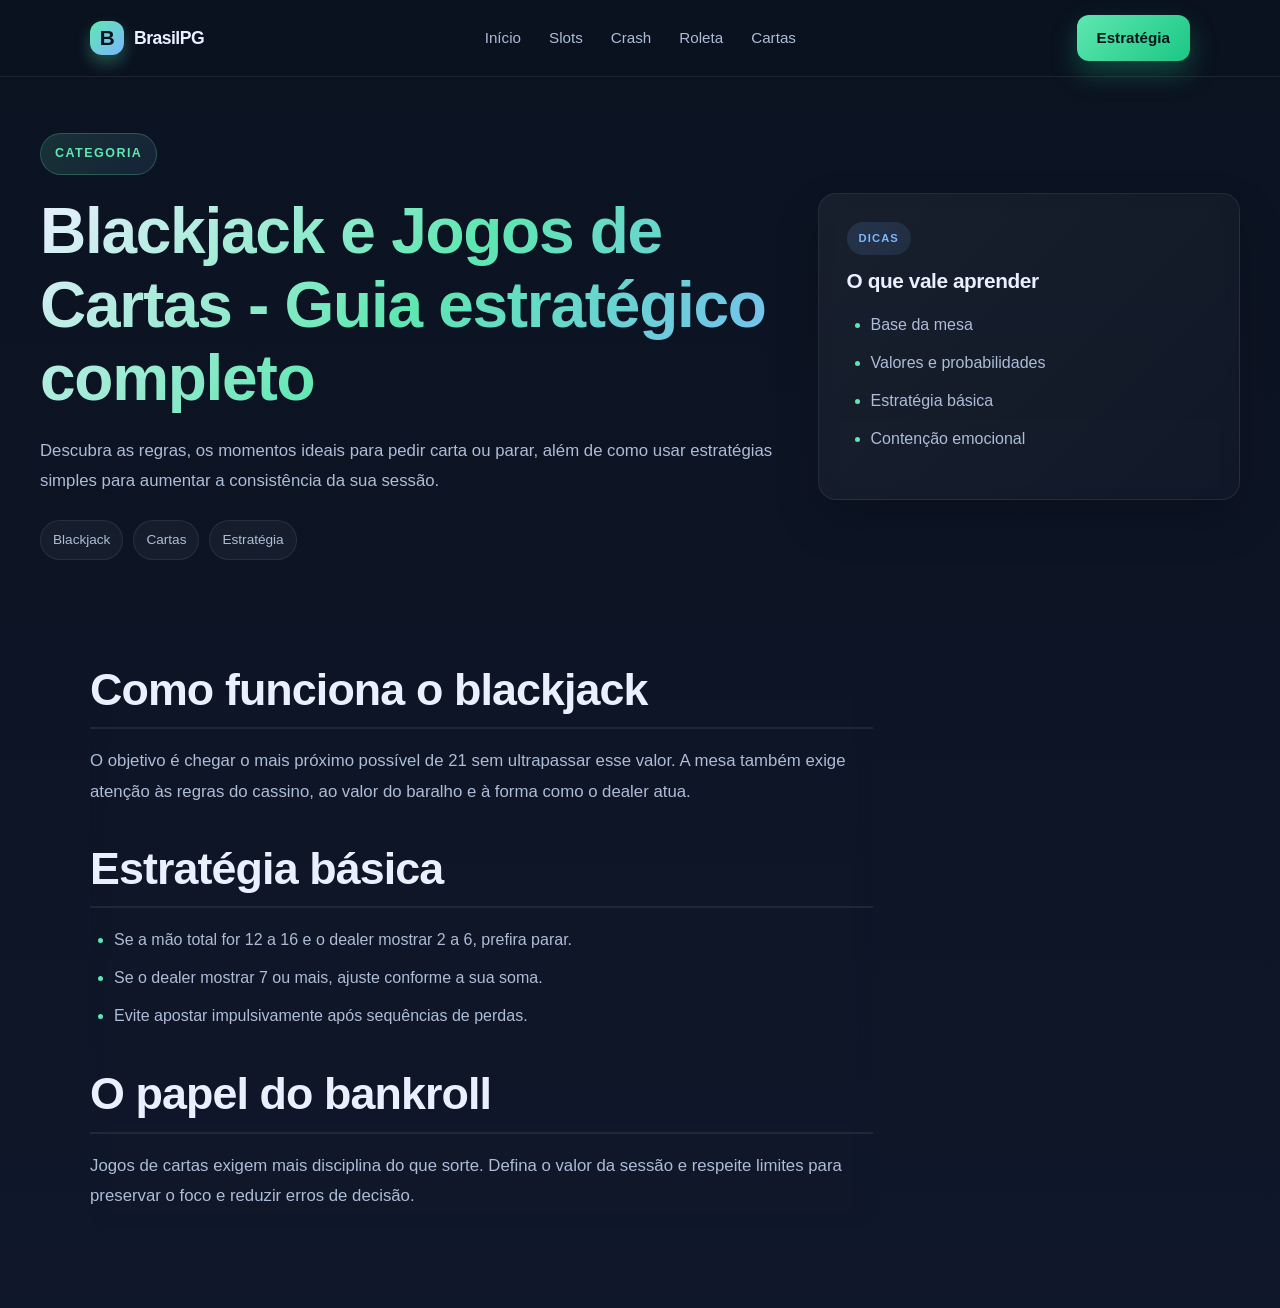
<file: pages/jogos/cartas.html>
<!DOCTYPE html>
<html lang="pt-BR">
  <head>
    <meta charset="UTF-8" />
    <meta name="viewport" content="width=device-width, initial-scale=1.0" />
    <title>Blackjack e Jogos de Cartas - Guia Estratégico Completo</title>
    <meta name="description" content="Aprenda regras, estratégias e dicas para blackjack e jogos de cartas. Compare abordagens, tabelas e decisões de aposta para melhorar sua leitura." />
    <link rel="stylesheet" href="../../styles.css" />
  </head>
  <body>
    <header class="site-header">
      <div class="container nav-wrap">
        <a href="../../index.html" class="brand"><span class="brand-mark">B</span><span>BrasilPG</span></a>
        <nav class="main-nav" aria-label="Main navigation">
          <a href="../../index.html">Início</a>
          <a href="slots.html">Slots</a>
          <a href="crash.html">Crash</a>
          <a href="roleta.html">Roleta</a>
          <a href="cartas.html">Cartas</a>
        </nav>
        <a href="../../pages/guia/estrategia.html" class="button button-primary">Estratégia</a>
      </div>
    </header>

    <main>
      <section class="page-hero">
        <div class="container page-intro">
          <div>
            <span class="eyebrow">Categoria</span>
            <h1>Blackjack e Jogos de Cartas - Guia estratégico completo</h1>
            <p>Descubra as regras, os momentos ideais para pedir carta ou parar, além de como usar estratégias simples para aumentar a consistência da sua sessão.</p>
            <div class="page-meta">
              <span>Blackjack</span>
              <span>Cartas</span>
              <span>Estratégia</span>
            </div>
          </div>
          <div class="info-card">
            <span class="tag">Dicas</span>
            <h3>O que vale aprender</h3>
            <ul class="check-list">
              <li>Base da mesa</li>
              <li>Valores e probabilidades</li>
              <li>Estratégia básica</li>
              <li>Contenção emocional</li>
            </ul>
          </div>
        </div>
      </section>

      <section class="section">
        <div class="container article-layout">
          <article class="article-shell article-body">
            <h2>Como funciona o blackjack</h2>
            <p>O objetivo é chegar o mais próximo possível de 21 sem ultrapassar esse valor. A mesa também exige atenção às regras do cassino, ao valor do baralho e à forma como o dealer atua.</p>

            <h2>Estratégia básica</h2>
            <ul class="check-list">
              <li>Se a mão total for 12 a 16 e o dealer mostrar 2 a 6, prefira parar.</li>
              <li>Se o dealer mostrar 7 ou mais, ajuste conforme a sua soma.</li>
              <li>Evite apostar impulsivamente após sequências de perdas.</li>
            </ul>

            <h2>O papel do bankroll</h2>
            <p>Jogos de cartas exigem mais disciplina do que sorte. Defina o valor da sessão e respeite limites para preservar o foco e reduzir erros de decisão.</p>
          </article>
        </div>
      </section>
    </main>
  </body>
</html>
</file>
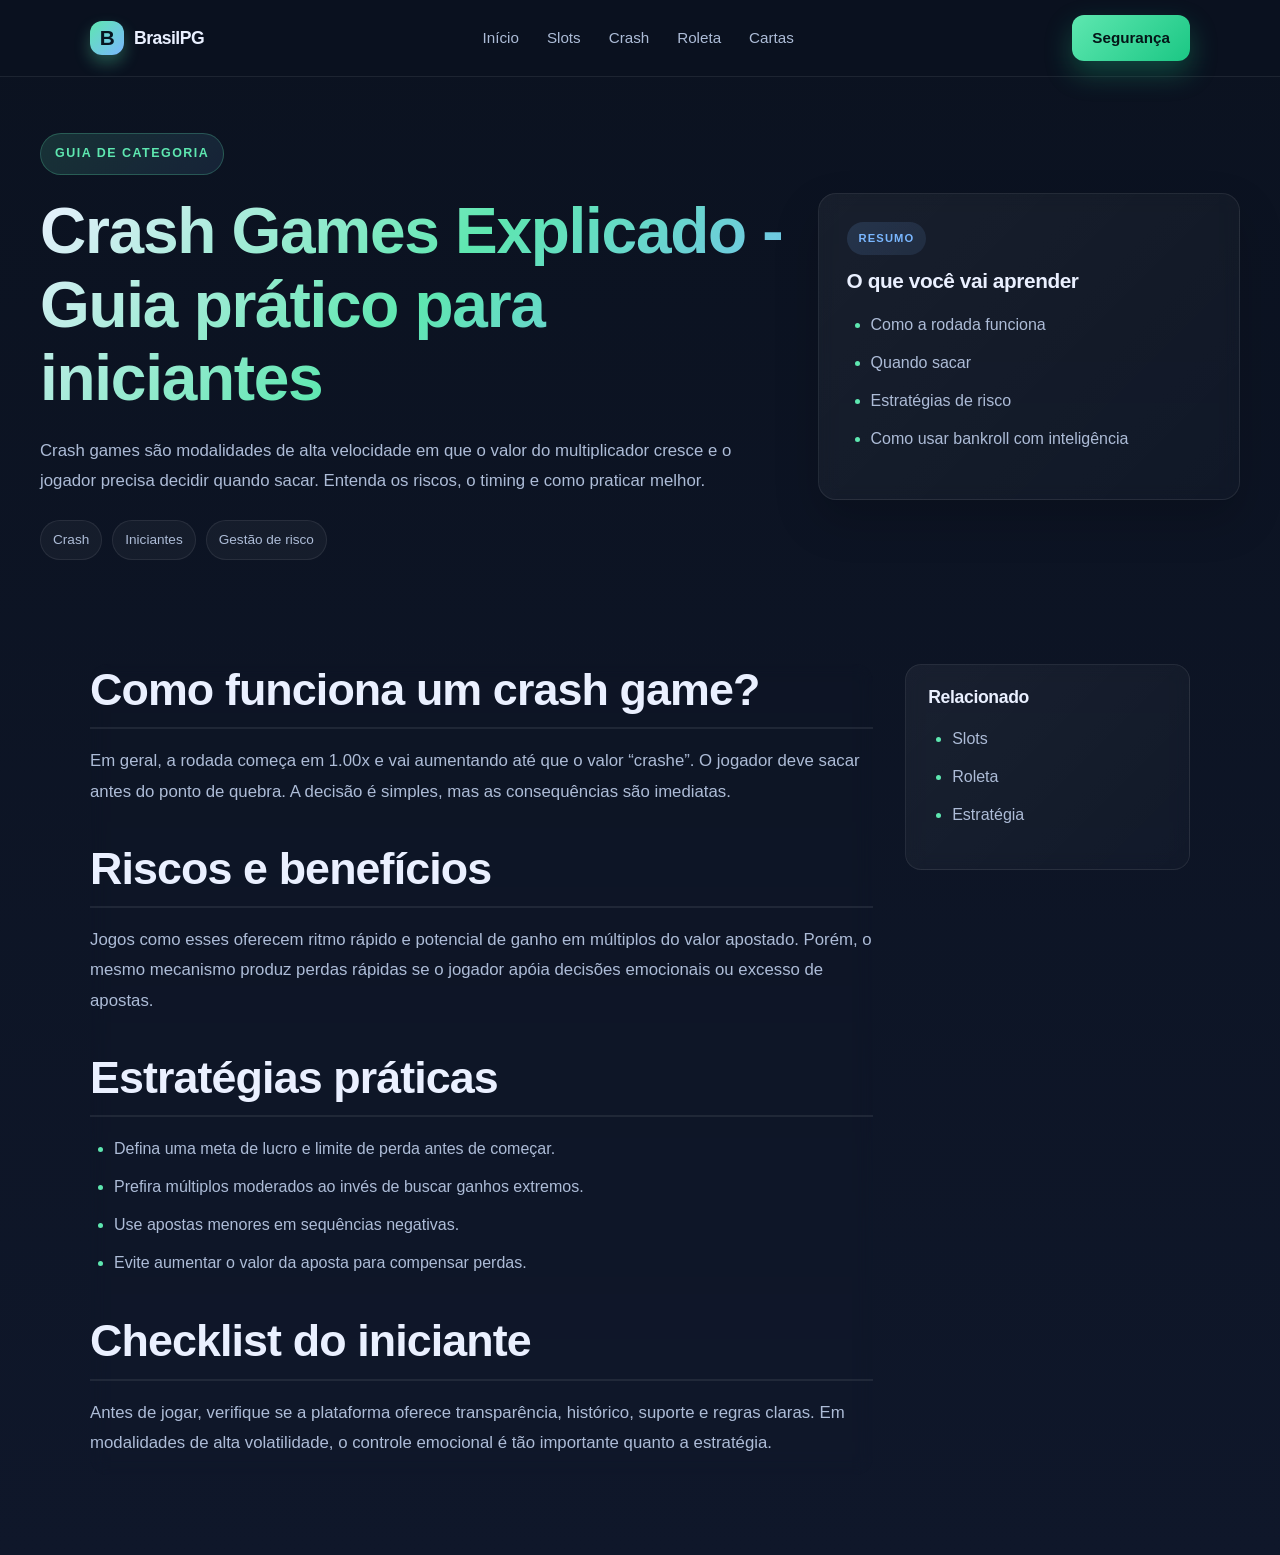
<file: pages/jogos/crash.html>
<!DOCTYPE html>
<html lang="pt-BR">
  <head>
    <meta charset="UTF-8" />
    <meta name="viewport" content="width=device-width, initial-scale=1.0" />
    <title>Crash Games Explicado - Guia Prático para Iniciantes</title>
    <meta name="description" content="Entenda crash games, aviator, mecânica de apostas, gestão de risco e estratégias práticas para iniciantes." />
    <link rel="stylesheet" href="../../styles.css" />
  </head>
  <body>
    <header class="site-header">
      <div class="container nav-wrap">
        <a href="../../index.html" class="brand"><span class="brand-mark">B</span><span>BrasilPG</span></a>
        <nav class="main-nav" aria-label="Main navigation">
          <a href="../../index.html">Início</a>
          <a href="slots.html">Slots</a>
          <a href="crash.html">Crash</a>
          <a href="roleta.html">Roleta</a>
          <a href="cartas.html">Cartas</a>
        </nav>
        <a href="../../pages/guia/seguranca.html" class="button button-primary">Segurança</a>
      </div>
    </header>

    <main>
      <section class="page-hero">
        <div class="container page-intro">
          <div>
            <span class="eyebrow">Guia de categoria</span>
            <h1>Crash Games Explicado - Guia prático para iniciantes</h1>
            <p>Crash games são modalidades de alta velocidade em que o valor do multiplicador cresce e o jogador precisa decidir quando sacar. Entenda os riscos, o timing e como praticar melhor.</p>
            <div class="page-meta">
              <span>Crash</span>
              <span>Iniciantes</span>
              <span>Gestão de risco</span>
            </div>
          </div>
          <div class="info-card">
            <span class="tag">Resumo</span>
            <h3>O que você vai aprender</h3>
            <ul class="check-list">
              <li>Como a rodada funciona</li>
              <li>Quando sacar</li>
              <li>Estratégias de risco</li>
              <li>Como usar bankroll com inteligência</li>
            </ul>
          </div>
        </div>
      </section>

      <section class="section">
        <div class="container article-layout">
          <article class="article-shell article-body">
            <h2>Como funciona um crash game?</h2>
            <p>Em geral, a rodada começa em 1.00x e vai aumentando até que o valor “crashe”. O jogador deve sacar antes do ponto de quebra. A decisão é simples, mas as consequências são imediatas.</p>

            <h2>Riscos e benefícios</h2>
            <p>Jogos como esses oferecem ritmo rápido e potencial de ganho em múltiplos do valor apostado. Porém, o mesmo mecanismo produz perdas rápidas se o jogador apóia decisões emocionais ou excesso de apostas.</p>

            <h2>Estratégias práticas</h2>
            <ul class="check-list">
              <li>Defina uma meta de lucro e limite de perda antes de começar.</li>
              <li>Prefira múltiplos moderados ao invés de buscar ganhos extremos.</li>
              <li>Use apostas menores em sequências negativas.</li>
              <li>Evite aumentar o valor da aposta para compensar perdas.</li>
            </ul>

            <h2>Checklist do iniciante</h2>
            <p>Antes de jogar, verifique se a plataforma oferece transparência, histórico, suporte e regras claras. Em modalidades de alta volatilidade, o controle emocional é tão importante quanto a estratégia.</p>
          </article>

          <aside>
            <div class="aside-box">
              <h3>Relacionado</h3>
              <ul class="check-list">
                <li><a href="slots.html">Slots</a></li>
                <li><a href="roleta.html">Roleta</a></li>
                <li><a href="../../pages/guia/estrategia.html">Estratégia</a></li>
              </ul>
            </div>
          </aside>
        </div>
      </section>
    </main>
  </body>
</html>
</file>
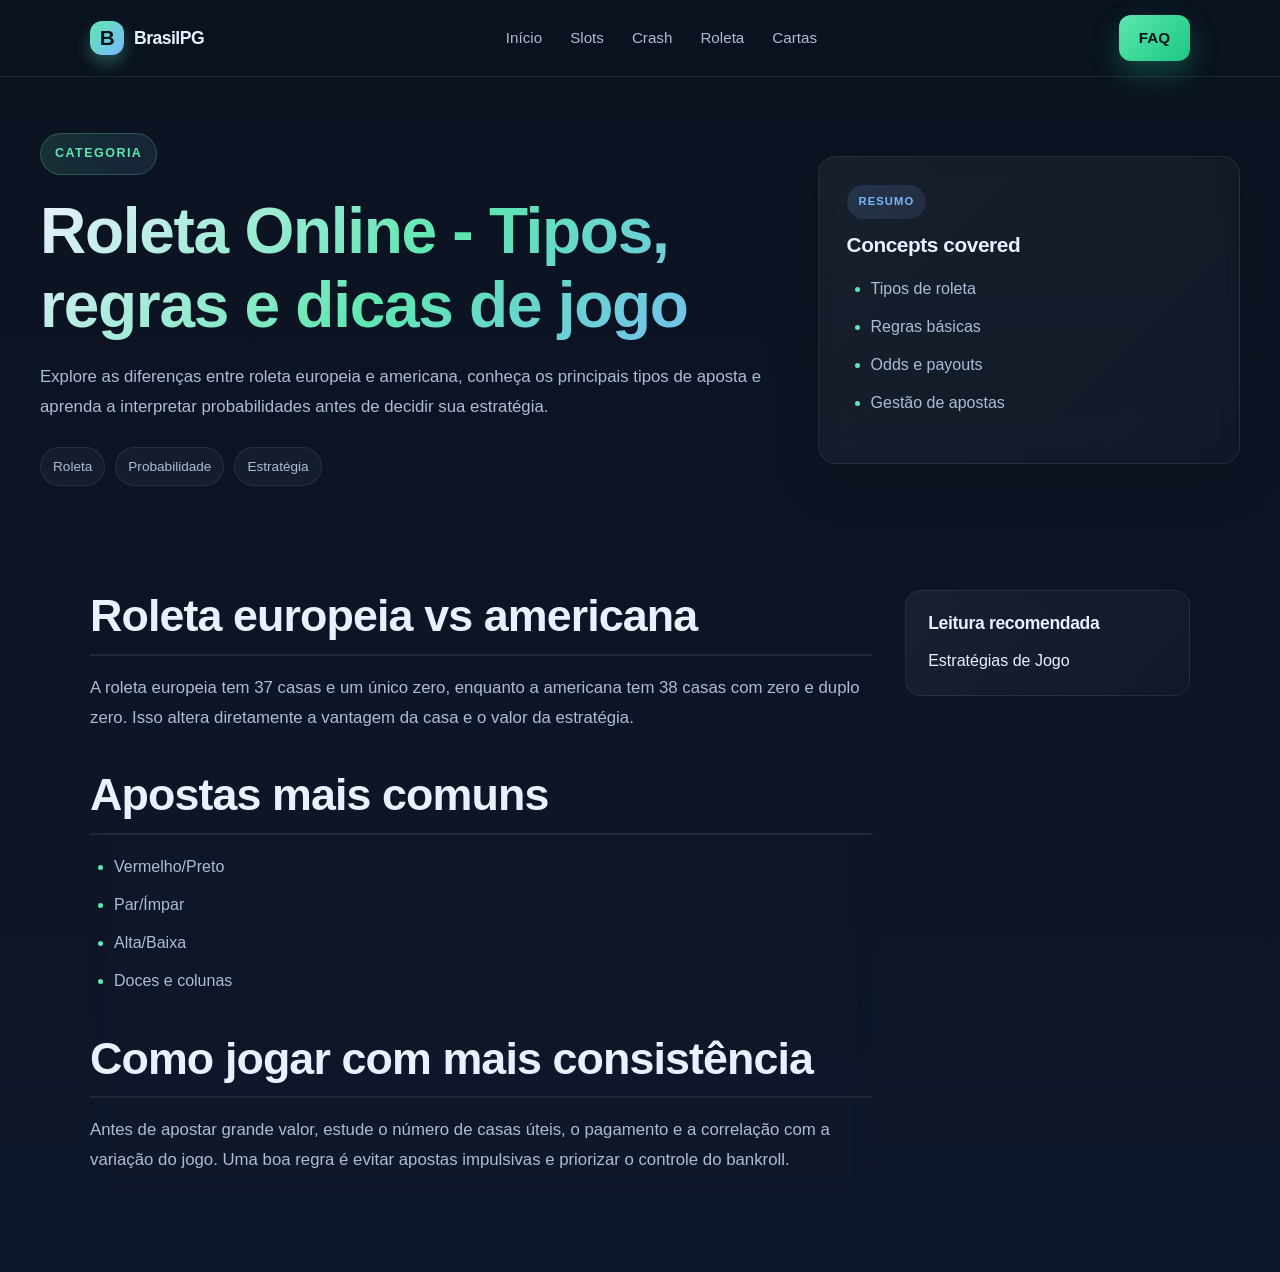
<file: pages/jogos/roleta.html>
<!DOCTYPE html>
<html lang="pt-BR">
  <head>
    <meta charset="UTF-8" />
    <meta name="viewport" content="width=device-width, initial-scale=1.0" />
    <title>Roleta Online - Tipos, Regras e Dicas de Jogo</title>
    <meta name="description" content="Aprenda sobre roleta online, tipos de roleta, regras, probabilidades, apostas e estratégias práticas para jogadores brasileiros." />
    <link rel="stylesheet" href="../../styles.css" />
  </head>
  <body>
    <header class="site-header">
      <div class="container nav-wrap">
        <a href="../../index.html" class="brand"><span class="brand-mark">B</span><span>BrasilPG</span></a>
        <nav class="main-nav" aria-label="Main navigation">
          <a href="../../index.html">Início</a>
          <a href="slots.html">Slots</a>
          <a href="crash.html">Crash</a>
          <a href="roleta.html">Roleta</a>
          <a href="cartas.html">Cartas</a>
        </nav>
        <a href="../../pages/faq.html" class="button button-primary">FAQ</a>
      </div>
    </header>

    <main>
      <section class="page-hero">
        <div class="container page-intro">
          <div>
            <span class="eyebrow">Categoria</span>
            <h1>Roleta Online - Tipos, regras e dicas de jogo</h1>
            <p>Explore as diferenças entre roleta europeia e americana, conheça os principais tipos de aposta e aprenda a interpretar probabilidades antes de decidir sua estratégia.</p>
            <div class="page-meta">
              <span>Roleta</span>
              <span>Probabilidade</span>
              <span>Estratégia</span>
            </div>
          </div>
          <div class="info-card">
            <span class="tag">Resumo</span>
            <h3>Concepts covered</h3>
            <ul class="check-list">
              <li>Tipos de roleta</li>
              <li>Regras básicas</li>
              <li>Odds e payouts</li>
              <li>Gestão de apostas</li>
            </ul>
          </div>
        </div>
      </section>

      <section class="section">
        <div class="container article-layout">
          <article class="article-shell article-body">
            <h2>Roleta europeia vs americana</h2>
            <p>A roleta europeia tem 37 casas e um único zero, enquanto a americana tem 38 casas com zero e duplo zero. Isso altera diretamente a vantagem da casa e o valor da estratégia.</p>

            <h2>Apostas mais comuns</h2>
            <ul class="check-list">
              <li>Vermelho/Preto</li>
              <li>Par/Ímpar</li>
              <li>Alta/Baixa</li>
              <li>Doces e colunas</li>
            </ul>

            <h2>Como jogar com mais consistência</h2>
            <p>Antes de apostar grande valor, estude o número de casas úteis, o pagamento e a correlação com a variação do jogo. Uma boa regra é evitar apostas impulsivas e priorizar o controle do bankroll.</p>
          </article>

          <aside>
            <div class="aside-box">
              <h3>Leitura recomendada</h3>
              <a href="../../pages/guia/estrategia.html">Estratégias de Jogo</a>
            </div>
          </aside>
        </div>
      </section>
    </main>
  </body>
</html>
</file>
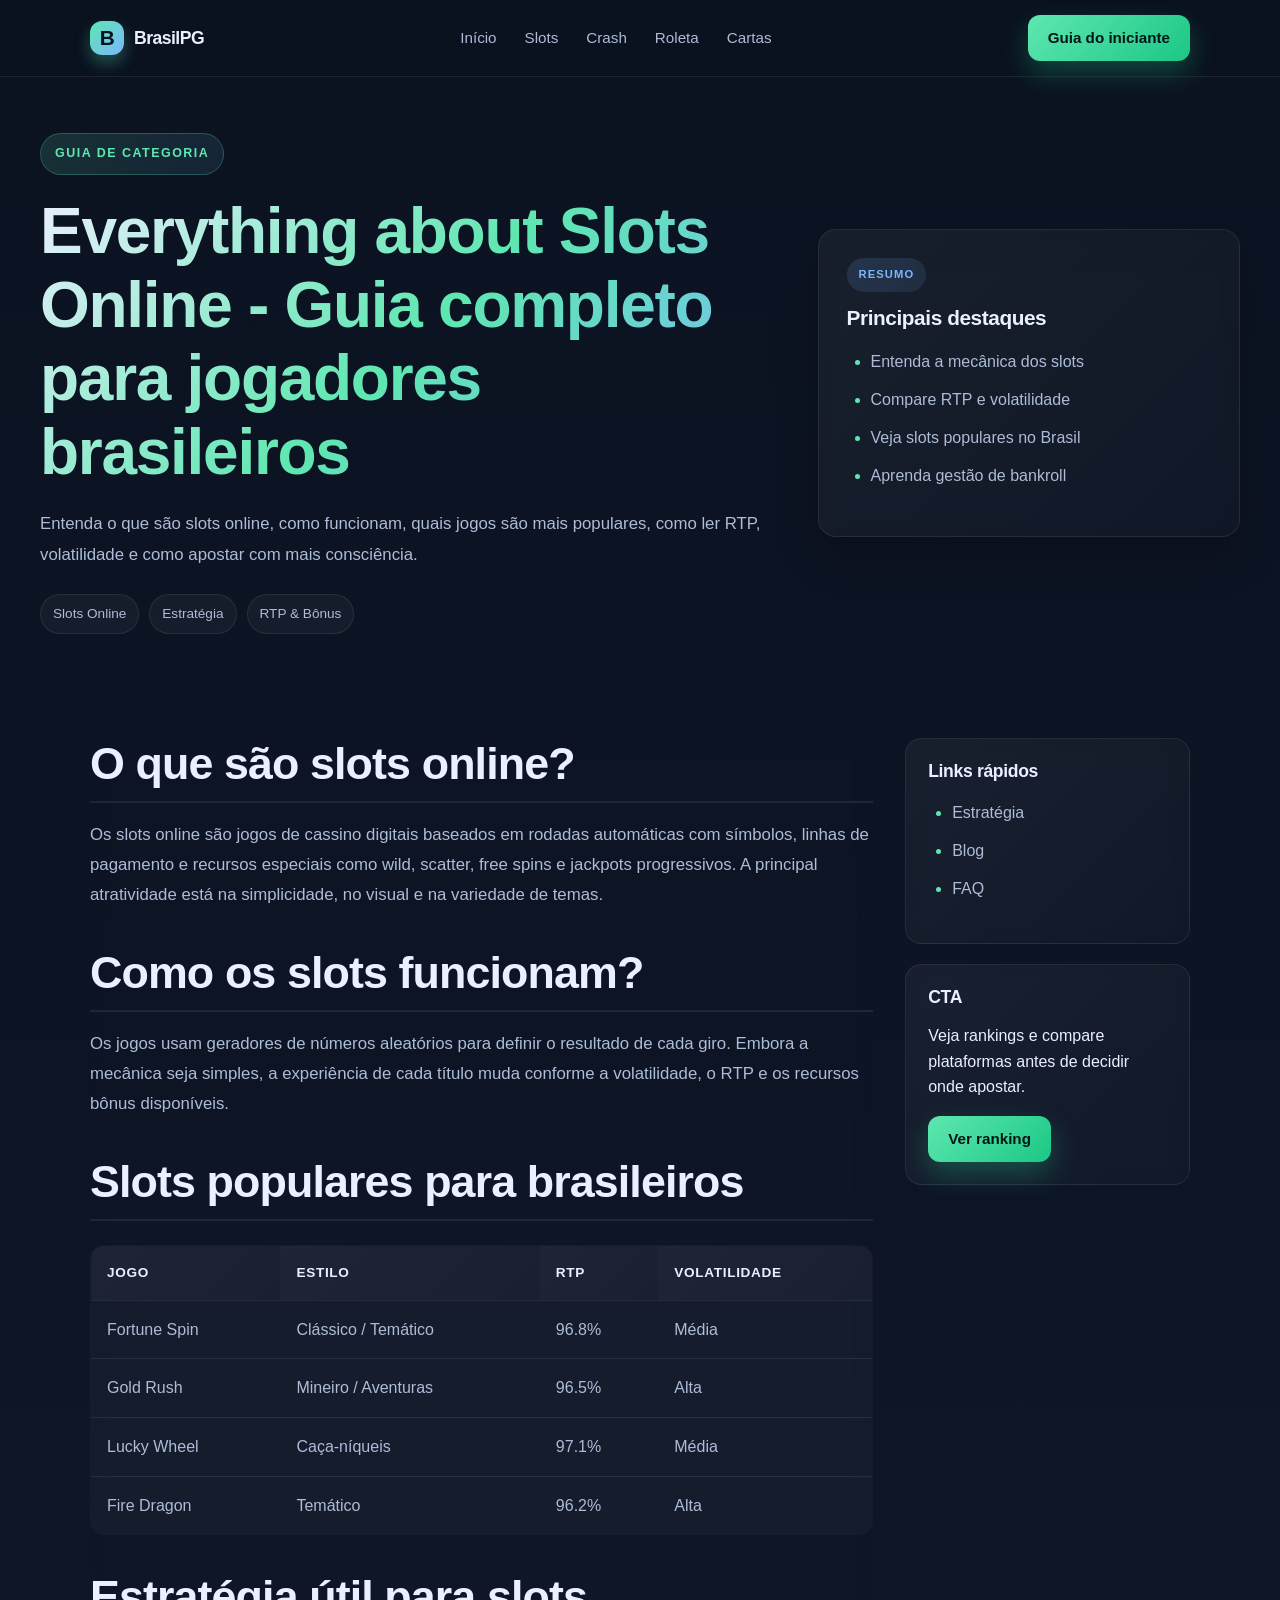
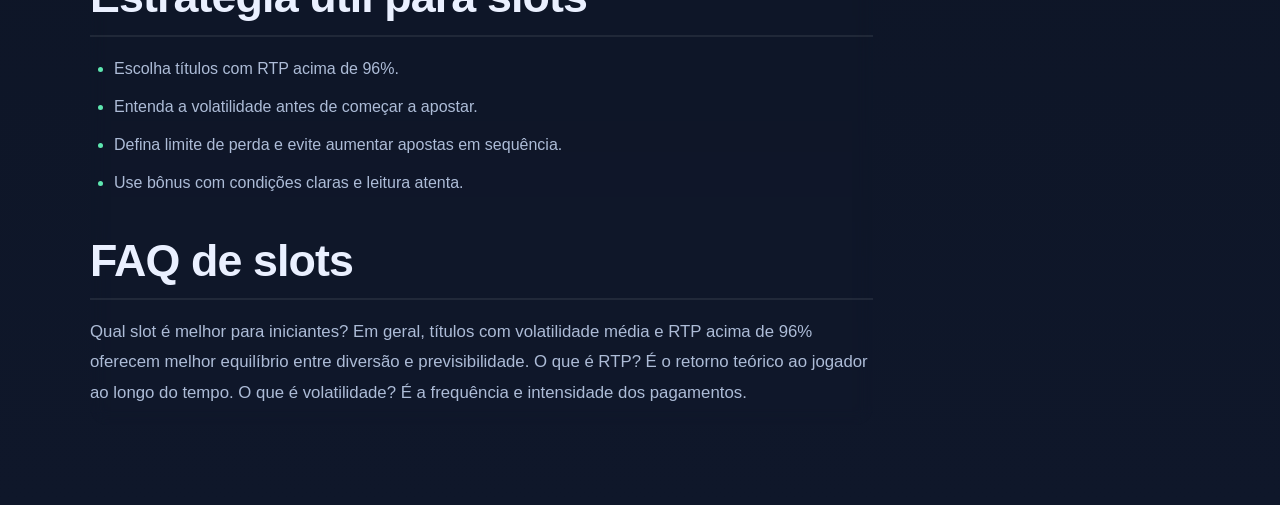
<file: pages/jogos/slots.html>
<!DOCTYPE html>
<html lang="pt-BR">
  <head>
    <meta charset="UTF-8" />
    <meta name="viewport" content="width=device-width, initial-scale=1.0" />
    <title>Slots Online - Guia Completo para Jogadores Brasileiros</title>
    <meta name="description" content="Tudo sobre Slots Online: guia completo, estratégias, tipos de jogo, RTP, bônus e dicas para jogadores brasileiros." />
    <link rel="stylesheet" href="../../styles.css" />
  </head>
  <body>
    <header class="site-header">
      <div class="container nav-wrap">
        <a href="../../index.html" class="brand"><span class="brand-mark">B</span><span>BrasilPG</span></a>
        <nav class="main-nav" aria-label="Main navigation">
          <a href="../../index.html">Início</a>
          <a href="slots.html">Slots</a>
          <a href="crash.html">Crash</a>
          <a href="roleta.html">Roleta</a>
          <a href="cartas.html">Cartas</a>
        </nav>
        <a href="../../pages/guia/iniciantes.html" class="button button-primary">Guia do iniciante</a>
      </div>
    </header>

    <main>
      <section class="page-hero">
        <div class="container page-intro">
          <div>
            <span class="eyebrow">Guia de categoria</span>
            <h1>Everything about Slots Online - Guia completo para jogadores brasileiros</h1>
            <p>Entenda o que são slots online, como funcionam, quais jogos são mais populares, como ler RTP, volatilidade e como apostar com mais consciência.</p>
            <div class="page-meta">
              <span>Slots Online</span>
              <span>Estratégia</span>
              <span>RTP & Bônus</span>
            </div>
          </div>
          <div class="info-card">
            <span class="tag">Resumo</span>
            <h3>Principais destaques</h3>
            <ul class="check-list">
              <li>Entenda a mecânica dos slots</li>
              <li>Compare RTP e volatilidade</li>
              <li>Veja slots populares no Brasil</li>
              <li>Aprenda gestão de bankroll</li>
            </ul>
          </div>
        </div>
      </section>

      <section class="section">
        <div class="container article-layout">
          <article class="article-shell article-body">
            <h2>O que são slots online?</h2>
            <p>Os slots online são jogos de cassino digitais baseados em rodadas automáticas com símbolos, linhas de pagamento e recursos especiais como wild, scatter, free spins e jackpots progressivos. A principal atratividade está na simplicidade, no visual e na variedade de temas.</p>

            <h2>Como os slots funcionam?</h2>
            <p>Os jogos usam geradores de números aleatórios para definir o resultado de cada giro. Embora a mecânica seja simples, a experiência de cada título muda conforme a volatilidade, o RTP e os recursos bônus disponíveis.</p>

            <h2>Slots populares para brasileiros</h2>
            <div class="table-wrap">
              <table>
                <thead>
                  <tr>
                    <th>Jogo</th>
                    <th>Estilo</th>
                    <th>RTP</th>
                    <th>Volatilidade</th>
                  </tr>
                </thead>
                <tbody>
                  <tr>
                    <td>Fortune Spin</td>
                    <td>Clássico / Temático</td>
                    <td>96.8%</td>
                    <td>Média</td>
                  </tr>
                  <tr>
                    <td>Gold Rush</td>
                    <td>Mineiro / Aventuras</td>
                    <td>96.5%</td>
                    <td>Alta</td>
                  </tr>
                  <tr>
                    <td>Lucky Wheel</td>
                    <td>Caça-níqueis</td>
                    <td>97.1%</td>
                    <td>Média</td>
                  </tr>
                  <tr>
                    <td>Fire Dragon</td>
                    <td>Temático</td>
                    <td>96.2%</td>
                    <td>Alta</td>
                  </tr>
                </tbody>
              </table>
            </div>

            <h2>Estratégia útil para slots</h2>
            <ul class="check-list">
              <li>Escolha títulos com RTP acima de 96%.</li>
              <li>Entenda a volatilidade antes de começar a apostar.</li>
              <li>Defina limite de perda e evite aumentar apostas em sequência.</li>
              <li>Use bônus com condições claras e leitura atenta.</li>
            </ul>

            <h2>FAQ de slots</h2>
            <p>Qual slot é melhor para iniciantes? Em geral, títulos com volatilidade média e RTP acima de 96% oferecem melhor equilíbrio entre diversão e previsibilidade. O que é RTP? É o retorno teórico ao jogador ao longo do tempo. O que é volatilidade? É a frequência e intensidade dos pagamentos.</p>
          </article>

          <aside>
            <div class="aside-box">
              <h3>Links rápidos</h3>
              <ul class="check-list">
                <li><a href="../../pages/guia/estrategia.html">Estratégia</a></li>
                <li><a href="../../pages/blog/index.html">Blog</a></li>
                <li><a href="../../pages/faq.html">FAQ</a></li>
              </ul>
            </div>
            <div class="aside-box">
              <h3>CTA</h3>
              <p>Veja rankings e compare plataformas antes de decidir onde apostar.</p>
              <a href="../../index.html#cta" class="button button-primary">Ver ranking</a>
            </div>
          </aside>
        </div>
      </section>
    </main>
  </body>
</html>
</file>
<file: styles.css>
:root {
  --bg: #0b1220;
  --bg-soft: #101a2d;
  --panel: #121d33;
  --panel-strong: #172847;
  --card: #f3f6fb;
  --text: #eaf0ff;
  --muted: #adbcd7;
  --primary: #5ee7b0;
  --primary-strong: #1bc784;
  --secondary: #7ab7ff;
  --warning: #ffd166;
  --accent-pink: #ff6b9d;
  --accent-orange: #ff9f43;
  --border: rgba(255,255,255,0.08);
  --shadow: 0 20px 45px rgba(0,0,0,0.18);
  --shadow-lg: 0 30px 60px rgba(0,0,0,0.25);
  --radius: 18px;
}

* {
  box-sizing: border-box;
}

html {
  scroll-behavior: smooth;
}

body {
  margin: 0;
  font-family: "Inter", sans-serif;
  background: linear-gradient(180deg, var(--bg) 0%, #0f172a 100%);
  color: var(--text);
  line-height: 1.6;
}

a {
  color: inherit;
  text-decoration: none;
  transition: all 0.3s ease;
}

img {
  max-width: 100%;
  border-radius: var(--radius);
}

.container {
  width: min(1100px, calc(100% - 32px));
  margin: 0 auto;
}

/* HEADER & NAV */
.site-header {
  position: sticky;
  top: 0;
  z-index: 100;
  backdrop-filter: blur(12px);
  background: rgba(11, 18, 32, 0.8);
  border-bottom: 1px solid var(--border);
  transition: all 0.3s ease;
}

.site-header.scrolled {
  box-shadow: 0 10px 30px rgba(0,0,0,0.2);
}

.nav-wrap {
  display: flex;
  align-items: center;
  justify-content: space-between;
  min-height: 76px;
  gap: 18px;
}

.brand {
  display: inline-flex;
  align-items: center;
  gap: 10px;
  font-size: 1.1rem;
  font-weight: 700;
  letter-spacing: -0.03em;
  transition: transform 0.3s ease;
}

.brand:hover {
  transform: scale(1.05);
}

.brand-mark {
  display: inline-grid;
  place-items: center;
  width: 34px;
  height: 34px;
  border-radius: 12px;
  background: linear-gradient(135deg, var(--primary), var(--secondary));
  color: #061420;
  font-weight: 800;
  font-size: 1.3rem;
  box-shadow: 0 8px 16px rgba(94, 231, 176, 0.3);
}

.main-nav {
  display: flex;
  align-items: center;
  gap: 28px;
  color: var(--muted);
  font-size: 0.95rem;
  font-weight: 500;
}

.main-nav a {
  position: relative;
  padding: 6px 0;
}

.main-nav a::after {
  content: '';
  position: absolute;
  bottom: -2px;
  left: 0;
  width: 0;
  height: 2px;
  background: linear-gradient(90deg, var(--primary), var(--secondary));
  transition: width 0.3s ease;
}

.main-nav a:hover::after,
.main-nav a.active::after {
  width: 100%;
}

.main-nav a:hover,
.site-footer a:hover {
  color: var(--text);
}

/* BUTTONS */
.button {
  display: inline-flex;
  align-items: center;
  justify-content: center;
  min-height: 46px;
  padding: 0 20px;
  border-radius: 12px;
  font-weight: 600;
  font-size: 0.95rem;
  transition: all 0.3s cubic-bezier(0.34, 1.56, 0.64, 1);
  cursor: pointer;
  border: none;
  position: relative;
  overflow: hidden;
}

.button:hover {
  transform: translateY(-3px);
}

.button-primary {
  background: linear-gradient(135deg, var(--primary), var(--primary-strong));
  color: #041517;
  box-shadow: 0 12px 28px rgba(30, 199, 132, 0.3);
}

.button-primary:hover {
  box-shadow: 0 20px 40px rgba(30, 199, 132, 0.4);
}

.button-secondary {
  border: 2px solid var(--border);
  background: rgba(255,255,255,0.03);
  color: var(--text);
  backdrop-filter: blur(8px);
}

.button-secondary:hover {
  border-color: var(--primary);
  background: rgba(94, 231, 176, 0.08);
}

.button-outline {
  border: 2px solid var(--secondary);
  color: var(--secondary);
  background: rgba(122, 183, 255, 0.05);
}

.button-outline:hover {
  background: rgba(122, 183, 255, 0.15);
  box-shadow: 0 8px 20px rgba(122, 183, 255, 0.2);
}

/* HERO SECTION */
.hero {
  padding: 100px 0 60px;
  background: linear-gradient(135deg, rgba(94,231,176,0.03) 0%, rgba(122,183,255,0.02) 100%);
  border-bottom: 1px solid var(--border);
}

.hero-grid {
  display: grid;
  grid-template-columns: 1.2fr 0.8fr;
  gap: 48px;
  align-items: center;
}

.eyebrow {
  display: inline-block;
  margin-bottom: 20px;
  padding: 10px 14px;
  border-radius: 999px;
  background: linear-gradient(135deg, rgba(94, 231, 176, 0.15), rgba(122, 183, 255, 0.1));
  border: 1px solid rgba(94, 231, 176, 0.25);
  color: var(--primary);
  font-size: 0.78rem;
  letter-spacing: 0.12em;
  text-transform: uppercase;
  font-weight: 700;
}

h1, h2, h3, h4 {
  margin-top: 0;
  line-height: 1.15;
  letter-spacing: -0.02em;
}

h1 {
  font-size: clamp(2.8rem, 5vw, 4.5rem);
  margin-bottom: 20px;
  background: linear-gradient(135deg, var(--text) 0%, var(--primary) 50%, var(--secondary) 100%);
  -webkit-background-clip: text;
  -webkit-text-fill-color: transparent;
  background-clip: text;
}

h2 {
  font-size: clamp(2rem, 3.5vw, 3rem);
  margin-bottom: 16px;
  color: var(--text);
}

h3 {
  font-size: 1.3rem;
  margin-bottom: 12px;
}

.hero p,
.feature-list p,
.info-card p,
.blog-card p,
.article-body p,
.page-intro p,
.faq-item p {
  color: var(--muted);
  font-size: 1.05rem;
  line-height: 1.8;
}

.hero-actions {
  display: flex;
  flex-wrap: wrap;
  gap: 16px;
  margin: 32px 0 28px;
}

.trust-list {
  list-style: none;
  display: flex;
  flex-wrap: wrap;
  gap: 20px;
  padding: 0;
  margin: 0;
  color: var(--muted);
  font-size: 0.95rem;
}

.trust-list li {
  display: flex;
  align-items: center;
  gap: 8px;
}

.trust-list li::before {
  content: '✓';
  color: var(--primary);
  font-weight: 700;
}

/* HERO PANEL */
.hero-panel {
  display: grid;
  gap: 20px;
}

.stat-card {
  background: linear-gradient(135deg, rgba(255,255,255,0.05), rgba(255,255,255,0.02));
  border: 1px solid var(--border);
  border-radius: var(--radius);
  padding: 26px;
  box-shadow: var(--shadow);
  backdrop-filter: blur(8px);
  transition: all 0.3s ease;
}

.stat-card:hover {
  border-color: var(--primary);
  box-shadow: 0 20px 40px rgba(94, 231, 176, 0.15);
  transform: translateY(-4px);
}

.stat-card span,
.stat-card small {
  display: block;
  color: var(--muted);
  font-size: 0.85rem;
}

.stat-card strong {
  display: block;
  margin: 10px 0;
  font-size: 2.4rem;
  background: linear-gradient(135deg, var(--primary), var(--secondary));
  -webkit-background-clip: text;
  -webkit-text-fill-color: transparent;
  background-clip: text;
}

.stat-card.highlight {
  background: linear-gradient(135deg, rgba(94,231,176,0.12), rgba(122,183,255,0.08));
  border-color: var(--primary);
}

.mini-grid {
  display: grid;
  grid-template-columns: repeat(2, minmax(140px, 1fr));
  gap: 14px;
}

.mini-grid div {
  padding: 20px 16px;
  background: linear-gradient(135deg, rgba(255,255,255,0.06), rgba(255,255,255,0.02));
  border: 1px solid var(--border);
  border-radius: 14px;
  text-align: center;
  font-weight: 600;
  font-size: 0.95rem;
  transition: all 0.3s ease;
}

.mini-grid div:hover {
  border-color: var(--primary);
  background: rgba(94, 231, 176, 0.08);
  transform: scale(1.05);
}

/* SECTIONS */
.section {
  padding: 80px 0;
}

.alt-bg {
  background: linear-gradient(180deg, rgba(255,255,255,0.02) 0%, rgba(255,255,255,0.01) 100%);
  border-top: 1px solid var(--border);
  border-bottom: 1px solid var(--border);
}

.section-header {
  margin-bottom: 48px;
  text-align: center;
}

.section-header.left {
  text-align: left;
  max-width: 700px;
}

.narrow {
  max-width: 680px;
  margin-left: 0;
}

/* GRIDS */
.card-grid {
  display: grid;
  gap: 24px;
}

.four-col {
  grid-template-columns: repeat(auto-fit, minmax(260px, 1fr));
}

.three-col {
  grid-template-columns: repeat(auto-fit, minmax(300px, 1fr));
}

/* CARDS */
.info-card,
.blog-card,
.article-shell,
.faq-item,
.support-card,
.review-card,
.game-card {
  background: linear-gradient(135deg, rgba(255,255,255,0.05), rgba(255,255,255,0.02));
  border: 1px solid var(--border);
  border-radius: var(--radius);
  padding: 28px;
  box-shadow: var(--shadow);
  backdrop-filter: blur(8px);
  transition: all 0.3s cubic-bezier(0.34, 1.56, 0.64, 1);
}

.info-card:hover,
.blog-card:hover,
.game-card:hover,
.support-card:hover {
  border-color: var(--primary);
  box-shadow: 0 25px 50px rgba(94, 231, 176, 0.2);
  transform: translateY(-6px);
}

.tag {
  display: inline-block;
  margin-bottom: 14px;
  font-size: 0.7rem;
  border-radius: 999px;
  background: linear-gradient(135deg, rgba(122,183,255,0.15), rgba(122,183,255,0.1));
  color: var(--secondary);
  padding: 8px 12px;
  text-transform: uppercase;
  letter-spacing: 0.1em;
  font-weight: 700;
}

.tag.accent {
  background: linear-gradient(135deg, rgba(255,107,157,0.15), rgba(255,107,157,0.1));
  color: var(--accent-pink);
}

.info-card a,
.blog-card a,
.feature-list a,
.article-shell a,
.page-meta a,
.inline-link {
  color: var(--primary);
  font-weight: 600;
  position: relative;
}

.info-card a::after,
.blog-card a::after {
  content: '→';
  margin-left: 6px;
  transition: all 0.3s ease;
}

.info-card a:hover::after,
.blog-card a:hover::after {
  margin-left: 12px;
}

/* FEATURE LIST */
.feature-list {
  display: grid;
  grid-template-columns: repeat(auto-fit, minmax(240px, 1fr));
  gap: 24px;
}

.feature-list article {
  padding: 26px;
  background: linear-gradient(135deg, rgba(255,255,255,0.04), rgba(255,255,255,0.01));
  border: 1px solid var(--border);
  border-radius: var(--radius);
  transition: all 0.3s ease;
}

.feature-list article:hover {
  border-color: var(--secondary);
  box-shadow: 0 15px 35px rgba(122, 183, 255, 0.15);
}

/* CTA SECTION */
.cta-box {
  display: flex;
  align-items: center;
  justify-content: space-between;
  gap: 28px;
  background: linear-gradient(135deg, rgba(94, 231, 176, 0.12), rgba(122, 183, 255, 0.08));
  border: 1px solid var(--primary);
  border-radius: 24px;
  padding: 36px 40px;
  box-shadow: 0 20px 50px rgba(94, 231, 176, 0.15);
}

.cta-actions {
  display: flex;
  flex-wrap: wrap;
  gap: 14px;
}

/* FOOTER */
.site-footer {
  padding: 60px 0 40px;
  border-top: 1px solid var(--border);
  background: linear-gradient(180deg, transparent 0%, rgba(94,231,176,0.02) 100%);
}

.footer-grid {
  display: grid;
  grid-template-columns: 1.6fr 1fr 1fr 1fr;
  gap: 32px;
  margin-bottom: 32px;
}

.site-footer h4 {
  margin-bottom: 16px;
  font-size: 0.95rem;
  text-transform: uppercase;
  letter-spacing: 0.08em;
  color: var(--text);
}

.site-footer p {
  color: var(--muted);
  font-size: 0.95rem;
}

.site-footer ul {
  list-style: none;
  padding: 0;
  margin: 0;
  display: grid;
  gap: 12px;
  color: var(--muted);
}

.footer-divider {
  height: 1px;
  background: var(--border);
  margin: 20px 0;
}

.footer-bottom {
  display: flex;
  justify-content: space-between;
  align-items: center;
  color: var(--muted);
  font-size: 0.9rem;
}

/* PAGE HERO */
.page-hero {
  padding: 56px 0 24px;
}

.page-hero .container {
  width: min(1200px, calc(100% - 32px));
}

.page-intro {
  display: grid;
  grid-template-columns: 1.5fr 0.85fr;
  gap: 32px;
  align-items: center;
}

.page-meta {
  display: flex;
  flex-wrap: wrap;
  gap: 10px;
  margin-top: 24px;
  color: var(--muted);
}

.page-meta span {
  padding: 8px 12px;
  background: rgba(255,255,255,0.04);
  border-radius: 999px;
  border: 1px solid var(--border);
  font-size: 0.85rem;
}

/* ARTICLE LAYOUT */
.article-layout {
  display: grid;
  grid-template-columns: minmax(0, 2.2fr) minmax(260px, 0.8fr);
  gap: 32px;
  align-items: start;
}

.article-body {
  padding: 0 !important;
  background: transparent !important;
  border: none !important;
  box-shadow: none !important;
}

.article-body h2 {
  margin-top: 36px;
  margin-bottom: 16px;
  padding-bottom: 12px;
  border-bottom: 2px solid var(--border);
}

.article-body h2:first-child {
  margin-top: 0;
}

.check-list {
  padding-left: 24px;
  color: var(--muted);
  line-height: 2;
}

.check-list li::marker {
  color: var(--primary);
}

.check-list li + li {
  margin-top: 6px;
}

.aside-box {
  background: linear-gradient(135deg, rgba(255,255,255,0.05), rgba(255,255,255,0.02));
  border: 1px solid var(--border);
  border-radius: 16px;
  padding: 22px;
  margin-bottom: 20px;
  backdrop-filter: blur(8px);
}

.aside-box h3 {
  margin-bottom: 14px;
  font-size: 1.1rem;
}

/* FAQ & SUPPORT GRIDS */
.faq-grid,
.support-grid,
.game-grid,
.ranking-grid {
  display: grid;
  grid-template-columns: repeat(auto-fit, minmax(300px, 1fr));
  gap: 24px;
}

.faq-item {
  height: 100%;
}

.support-card h3 {
  margin-bottom: 14px;
}

/* TABLES */
.table-wrap {
  overflow-x: auto;
  margin: 24px 0;
}

table {
  width: 100%;
  border-collapse: collapse;
  background: rgba(255,255,255,0.03);
  border: 1px solid var(--border);
  border-radius: 14px;
  overflow: hidden;
}

th, td {
  padding: 16px;
  text-align: left;
  border-bottom: 1px solid var(--border);
  color: var(--muted);
}

th {
  color: var(--text);
  background: linear-gradient(135deg, rgba(255,255,255,0.04), rgba(255,255,255,0.02));
  font-weight: 600;
  text-transform: uppercase;
  font-size: 0.85rem;
  letter-spacing: 0.05em;
}

tr:hover td {
  background: rgba(94,231,176,0.05);
}

/* COMPARISON TABLE */
.comparison-table {
  display: grid;
  gap: 24px;
}

.comparison-row {
  display: grid;
  grid-template-columns: 1fr 1fr;
  gap: 16px;
}

.comparison-item {
  padding: 20px;
  background: rgba(255,255,255,0.03);
  border: 1px solid var(--border);
  border-radius: 14px;
}

/* GAME CARDS */
.game-card {
  display: grid;
  grid-template-rows: auto 1fr auto;
}

.game-image {
  width: 100%;
  height: 200px;
  background: linear-gradient(135deg, rgba(94,231,176,0.1), rgba(122,183,255,0.1));
  border-radius: 12px;
  margin-bottom: 16px;
  display: flex;
  align-items: center;
  justify-content: center;
  font-size: 3rem;
}

.game-rating {
  display: flex;
  gap: 4px;
  margin-bottom: 12px;
}

.star {
  color: var(--warning);
  font-size: 1rem;
}

.game-stats {
  display: grid;
  grid-template-columns: repeat(2, 1fr);
  gap: 8px;
  margin: 16px 0;
  padding-top: 16px;
  border-top: 1px solid var(--border);
}

.game-stat {
  font-size: 0.85rem;
  color: var(--muted);
}

.game-stat strong {
  color: var(--primary);
}

/* RANKING CARDS */
.ranking-card {
  display: grid;
  grid-template-columns: auto 1fr auto;
  gap: 16px;
  align-items: center;
  padding: 20px;
  background: linear-gradient(135deg, rgba(255,255,255,0.04), rgba(255,255,255,0.01));
  border: 1px solid var(--border);
  border-radius: 14px;
  transition: all 0.3s ease;
}

.ranking-card:hover {
  border-color: var(--primary);
  background: linear-gradient(135deg, rgba(94,231,176,0.08), rgba(122,183,255,0.06));
}

.rank-badge {
  display: flex;
  align-items: center;
  justify-content: center;
  width: 50px;
  height: 50px;
  border-radius: 999px;
  background: linear-gradient(135deg, var(--primary), var(--secondary));
  color: #061420;
  font-weight: 800;
  font-size: 1.2rem;
}

.rank-info h4 {
  margin: 0 0 4px 0;
}

.rank-info p {
  margin: 0;
  color: var(--muted);
  font-size: 0.9rem;
}

.rank-score {
  text-align: right;
}

.rank-score strong {
  display: block;
  font-size: 1.3rem;
  color: var(--primary);
}

/* RATING COMPONENT */
.rating-display {
  display: flex;
  align-items: center;
  gap: 12px;
  padding: 16px;
  background: rgba(255,255,255,0.02);
  border: 1px solid var(--border);
  border-radius: 12px;
}

.rating-stars {
  display: flex;
  gap: 4px;
}

.rating-text strong {
  color: var(--primary);
  font-size: 1.2rem;
}

/* TESTIMONIAL */
.testimonial {
  padding: 24px;
  background: rgba(255,255,255,0.03);
  border-left: 4px solid var(--primary);
  border-radius: 8px;
  font-style: italic;
  color: var(--muted);
  margin: 20px 0;
}

.testimonial cite {
  display: block;
  margin-top: 12px;
  font-style: normal;
  color: var(--text);
  font-weight: 600;
}

/* RESPONSIVE */
@media (max-width: 1024px) {
  .hero-grid,
  .page-intro,
  .article-layout,
  .footer-grid,
  .faq-grid,
  .support-grid,
  .feature-list,
  .four-col,
  .three-col,
  .comparison-row {
    grid-template-columns: 1fr;
  }

  .ranking-card {
    grid-template-columns: auto 1fr;
  }

  .rank-score {
    text-align: left;
  }

  .cta-box {
    flex-direction: column;
    align-items: flex-start;
  }

  .main-nav {
    display: none;
  }
}

@media (max-width: 640px) {
  .four-col,
  .three-col,
  .feature-list,
  .faq-grid,
  .support-grid,
  .game-grid,
  .ranking-grid,
  .footer-grid,
  .game-stats,
  .comparison-table {
    grid-template-columns: 1fr;
  }

  .cta-box {
    flex-direction: column;
    align-items: flex-start;
  }

  .ranking-card {
    grid-template-columns: 1fr;
  }

  .rank-score {
    text-align: left;
  }

  h1 {
    font-size: 2.2rem;
  }

  h2 {
    font-size: 1.6rem;
  }

  .hero-actions {
    flex-direction: column;
  }

  .button {
    width: 100%;
  }

  .nav-wrap {
    min-height: 60px;
  }
}

/* ANIMATIONS */
@keyframes fadeInUp {
  from {
    opacity: 0;
    transform: translateY(20px);
  }
  to {
    opacity: 1;
    transform: translateY(0);
  }
}

.card-grid > * {
  animation: fadeInUp 0.6s ease-out forwards;
}

.card-grid > *:nth-child(1) { animation-delay: 0.1s; }
.card-grid > *:nth-child(2) { animation-delay: 0.2s; }
.card-grid > *:nth-child(3) { animation-delay: 0.3s; }
.card-grid > *:nth-child(4) { animation-delay: 0.4s; }
</file>
